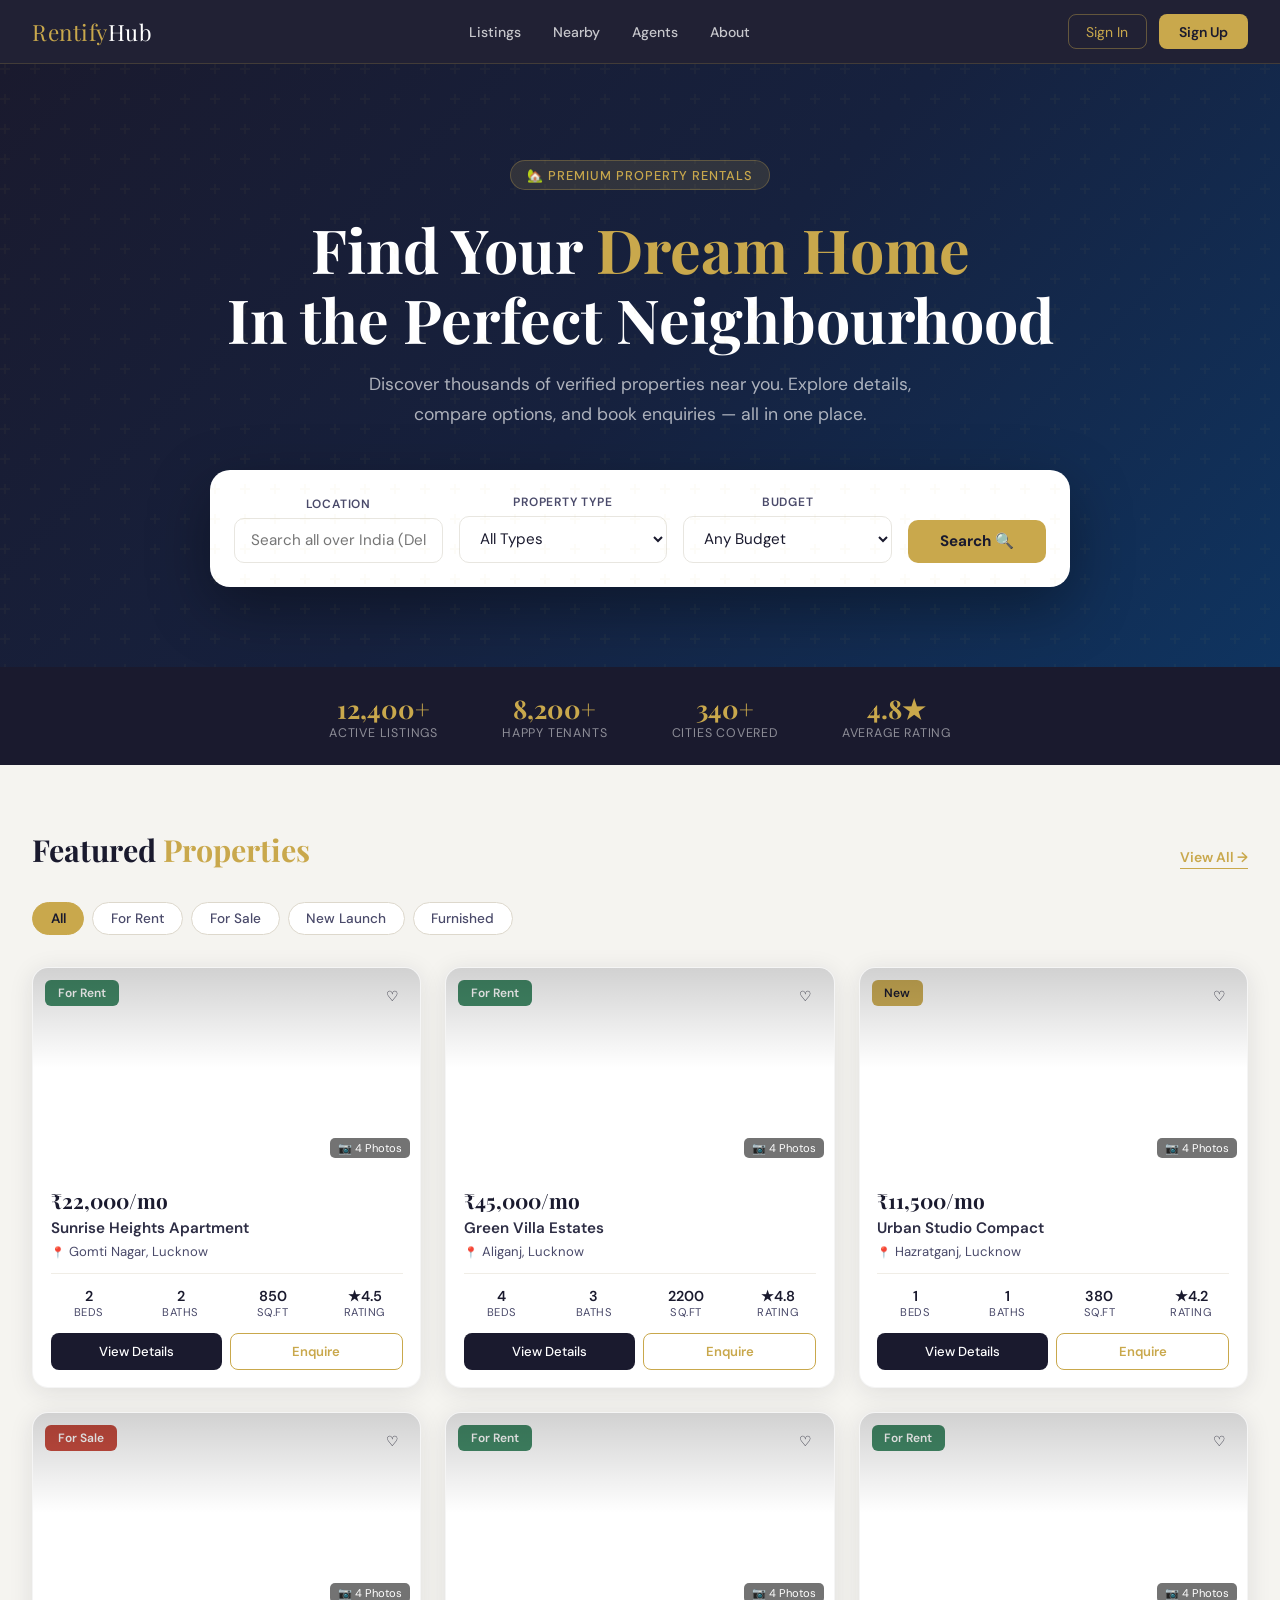
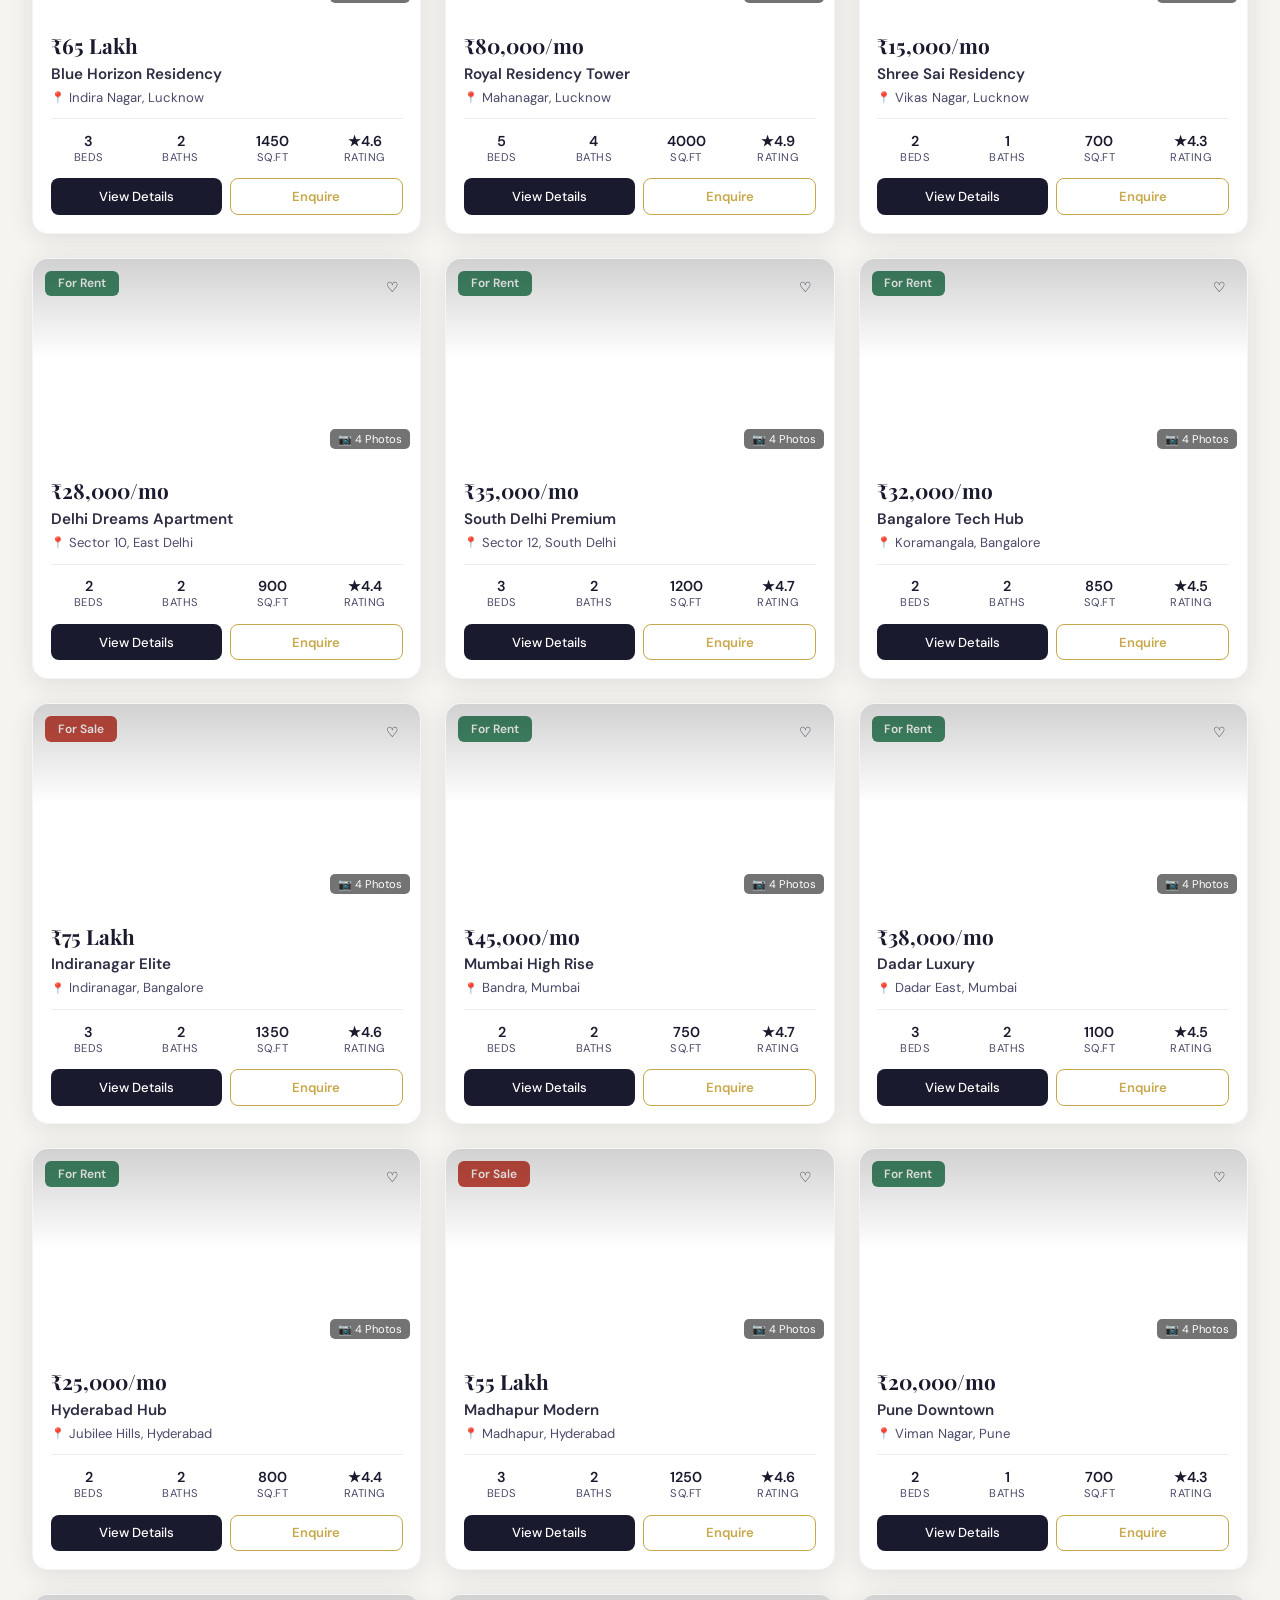
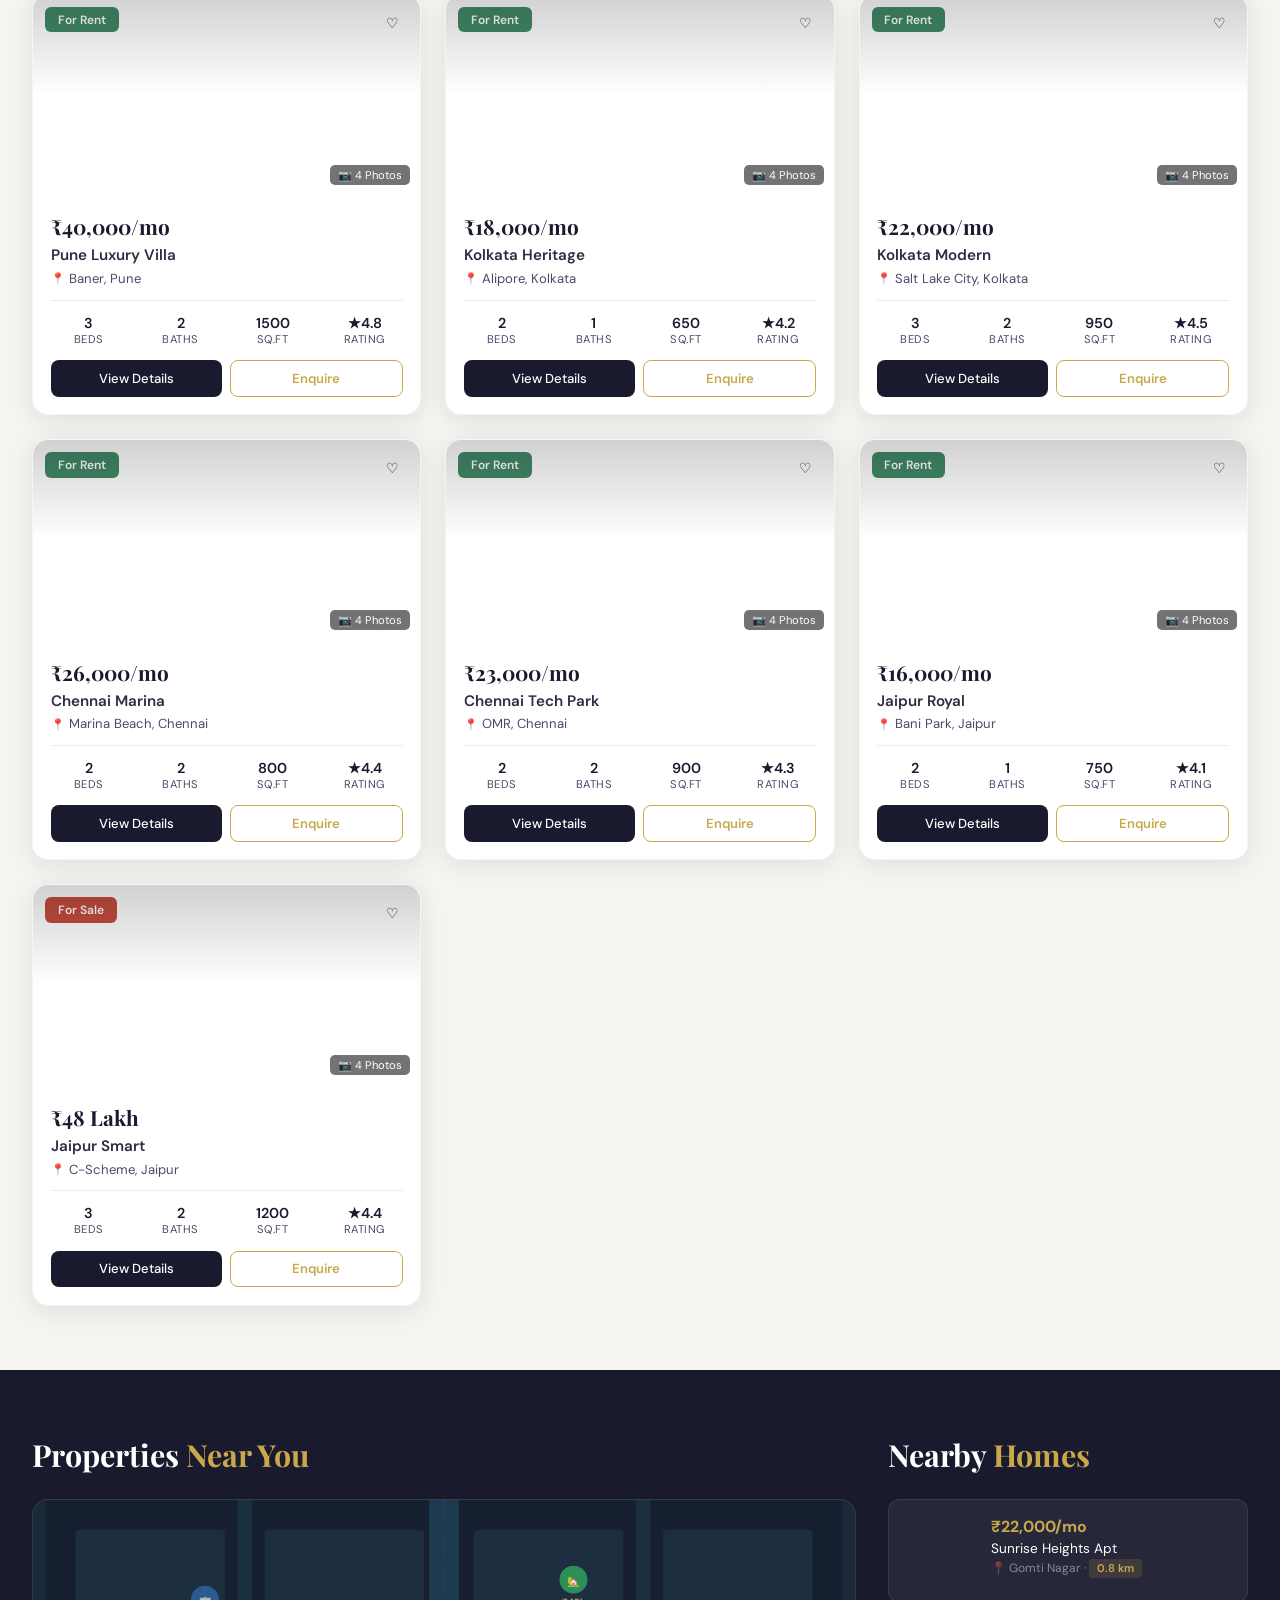
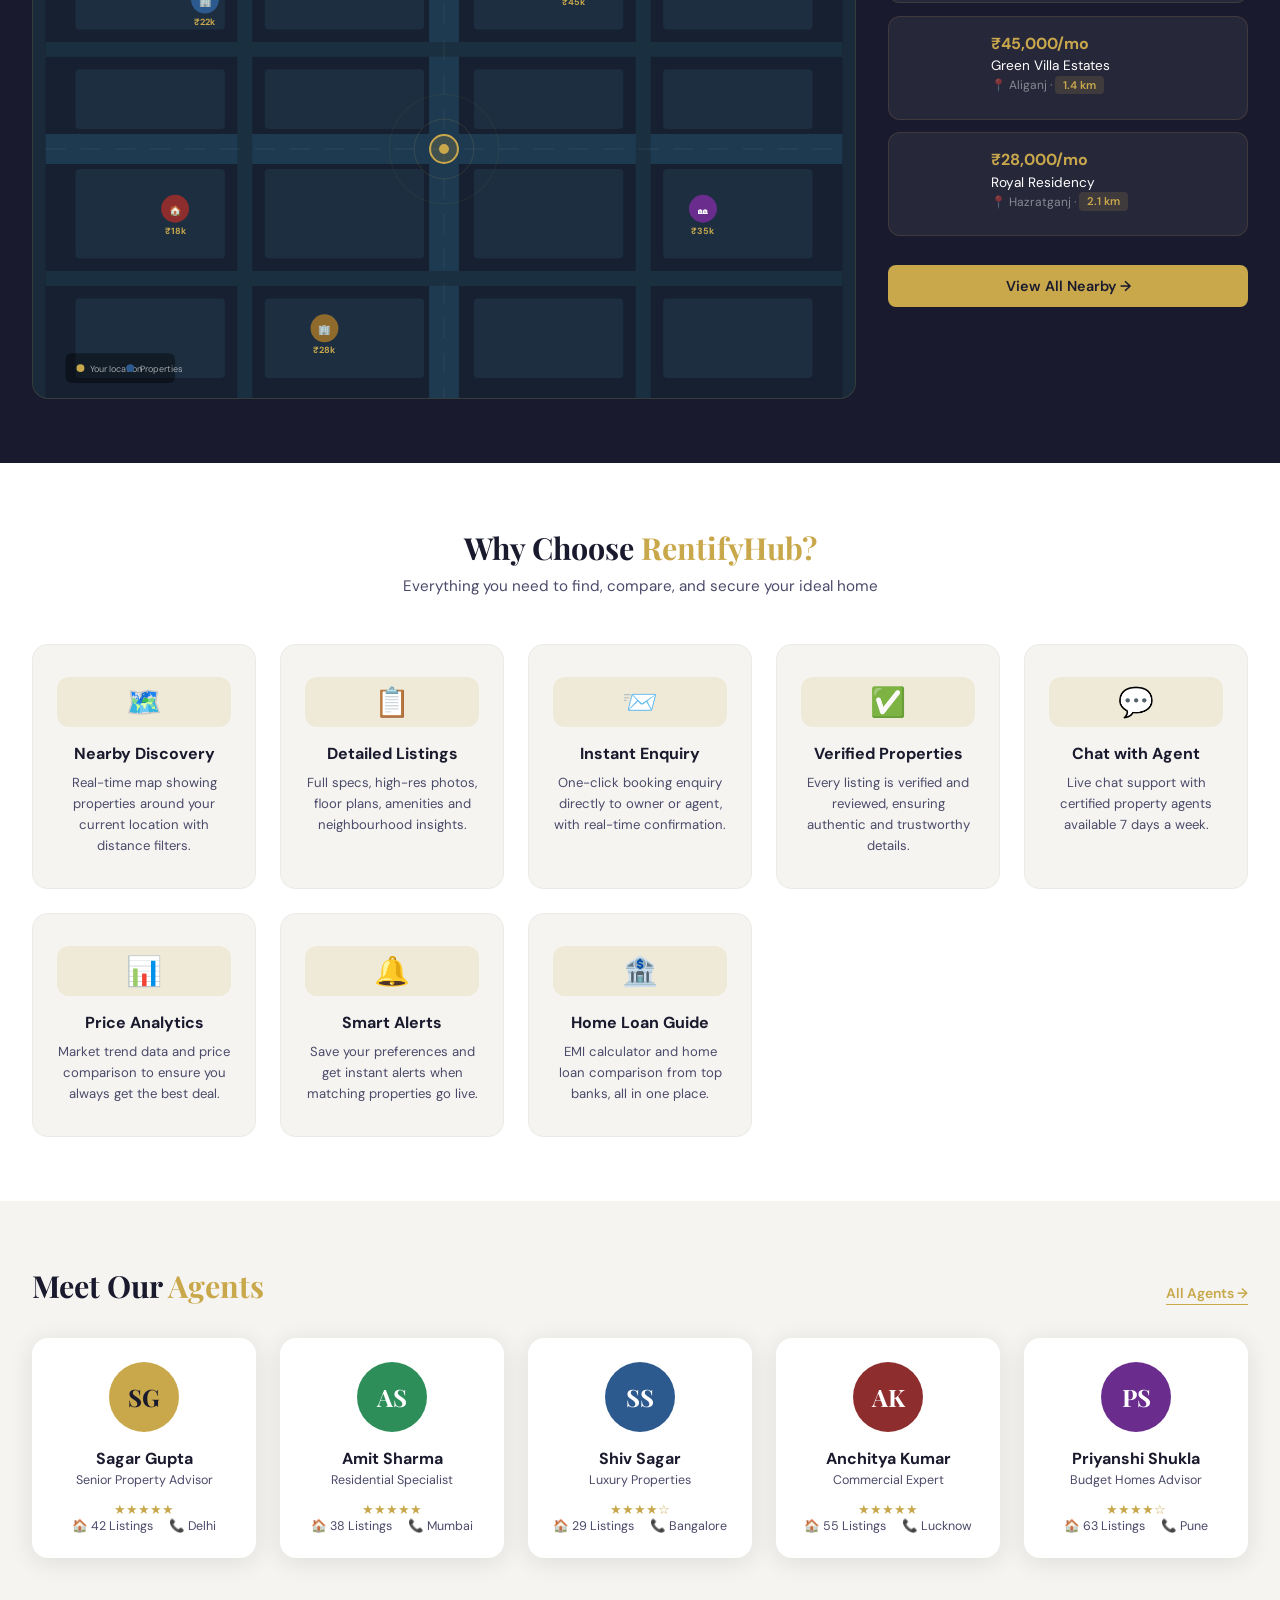
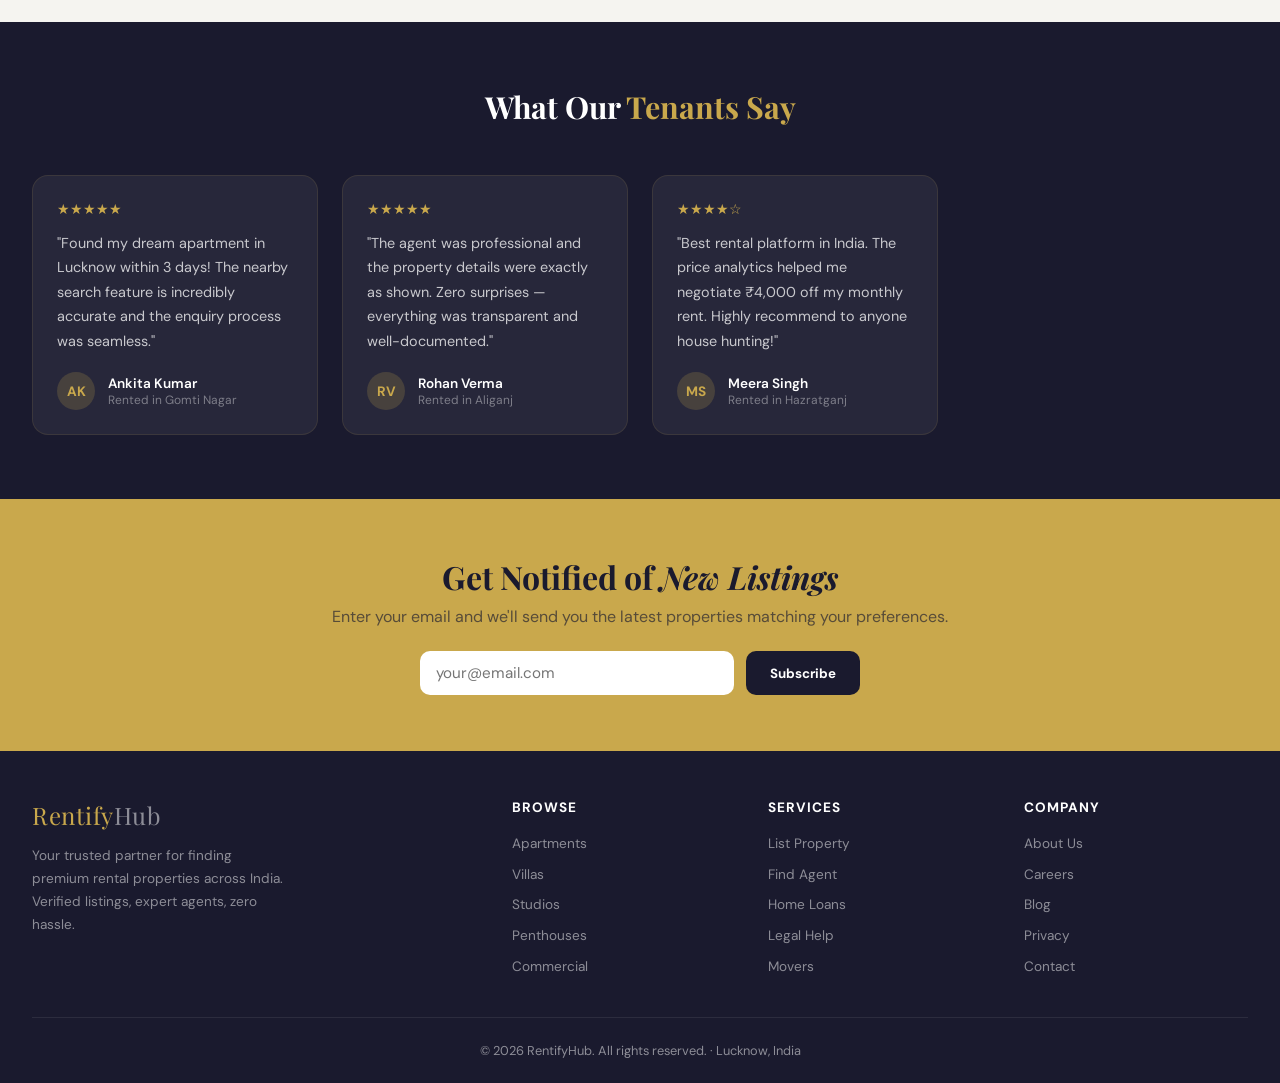
<file: reti/index.html>
<!DOCTYPE html>
<html lang="en">
<head>
<meta charset="UTF-8">
<meta name="viewport" content="width=device-width, initial-scale=1.0">
<title>RentifyHub — Find Your Perfect Home</title>
<link href="https://fonts.googleapis.com/css2?family=Playfair+Display:wght@400;600;700&family=DM+Sans:wght@300;400;500;600&display=swap" rel="stylesheet">
<link rel="stylesheet" href="styles.css">
</head>
<body>

<nav>
  <div class="nav-logo">Rentify<span>Hub</span></div>
  <ul class="nav-links">
    <li><a href="#listings">Listings</a></li>
    <li><a href="#nearby">Nearby</a></li>
    <li><a href="#agents">Agents</a></li>
    <li><a href="#about">About</a></li>
  </ul>
  <div class="nav-cta">
    <button class="btn-ghost" onclick="window.location.href='login.html'">Sign In</button>
    <button class="btn-primary">List Property</button>
  </div>
</nav>

 
<section class="hero">
  <div class="hero-badge">🏡 Premium Property Rentals</div>
  <h1>Find Your <em>Dream Home</em><br>In the Perfect Neighbourhood</h1>
  <p>Discover thousands of verified properties near you. Explore details, compare options, and book enquiries — all in one place.</p>
  <div class="search-box">
    <div class="search-field">
      <label>Location</label>
      <input type="text" placeholder="Search all over India (Delhi, Mumbai, Bangalore, etc.)" id="locInput">
    </div>
    <div class="search-field">
      <label>Property Type</label>
      <select id="typeFilter">
        <option>All Types</option>
        <option>Apartment</option>
        <option>Villa</option>
        <option>Studio</option>
        <option>Penthouse</option>
        <option>Commercial</option>
      </select>
    </div>
    <div class="search-field">
      <label>Budget</label>
      <select id="budgetFilter">
        <option>Any Budget</option>
        <option>Under ₹15,000/mo</option>
        <option>₹15k – ₹30k/mo</option>
        <option>₹30k – ₹60k/mo</option>
        <option>Above ₹60,000/mo</option>
      </select>
    </div>
    <button class="search-btn" onclick="doSearch()">Search 🔍</button>
  </div>
</section>

 
<div class="stats-strip">
  <div class="stat"><div class="stat-num">12,400+</div><div class="stat-label">Active Listings</div></div>
  <div class="stat"><div class="stat-num">8,200+</div><div class="stat-label">Happy Tenants</div></div>
  <div class="stat"><div class="stat-num">340+</div><div class="stat-label">Cities Covered</div></div>
  <div class="stat"><div class="stat-num">4.8★</div><div class="stat-label">Average Rating</div></div>
</div>

 
<div class="section" id="listings">
  <div class="section-header fade-in">
    <h2 class="section-title">Featured <span>Properties</span></h2>
    <a href="#" class="view-all">View All →</a>
  </div>

  <div class="filter-tabs fade-in">
    <button class="tab active" onclick="filterProp(this,'all')">All</button>
    <button class="tab" onclick="filterProp(this,'rent')">For Rent</button>
    <button class="tab" onclick="filterProp(this,'sale')">For Sale</button>
    <button class="tab" onclick="filterProp(this,'new')">New Launch</button>
    <button class="tab" onclick="filterProp(this,'furnished')">Furnished</button>
  </div>

  <div class="property-grid" id="propertyGrid">
   
  </div>
</div>

 
<section class="map-section" id="nearby">
  <div class="map-wrapper">
    <div>
      <h2 class="section-title" style="color:#fff;margin-bottom:1.5rem;">Properties <span>Near You</span></h2>
      <div class="map-container">
        <svg class="map-svg" viewBox="0 0 800 500" xmlns="http://www.w3.org/2000/svg">
      
          <rect width="800" height="500" fill="#162030"/>
          <line x1="0" y1="250" x2="800" y2="250" stroke="#1e3a50" stroke-width="30"/>
          <line x1="400" y1="0" x2="400" y2="500" stroke="#1e3a50" stroke-width="30"/>
          <line x1="0" y1="150" x2="800" y2="150" stroke="#1a3040" stroke-width="15"/>
          <line x1="0" y1="380" x2="800" y2="380" stroke="#1a3040" stroke-width="15"/>
          <line x1="200" y1="0" x2="200" y2="500" stroke="#1a3040" stroke-width="15"/>
          <line x1="600" y1="0" x2="600" y2="500" stroke="#1a3040" stroke-width="15"/>
       
          <line x1="0" y1="250" x2="800" y2="250" stroke="rgba(255,255,255,0.08)" stroke-width="1" stroke-dasharray="20,15"/>
          <line x1="400" y1="0" x2="400" y2="500" stroke="rgba(255,255,255,0.08)" stroke-width="1" stroke-dasharray="20,15"/>
        
          <rect x="30" y="30" width="150" height="100" rx="4" fill="#1c2e40"/>
          <rect x="220" y="30" width="160" height="100" rx="4" fill="#1c2e40"/>
          <rect x="430" y="30" width="150" height="100" rx="4" fill="#1c2e40"/>
          <rect x="620" y="30" width="150" height="100" rx="4" fill="#1c2e40"/>
          <rect x="30" y="170" width="150" height="60" rx="4" fill="#1c2e40"/>
          <rect x="220" y="170" width="160" height="60" rx="4" fill="#1c2e40"/>
          <rect x="430" y="170" width="150" height="60" rx="4" fill="#1c2e40"/>
          <rect x="620" y="170" width="150" height="60" rx="4" fill="#1c2e40"/>
          <rect x="30" y="270" width="150" height="90" rx="4" fill="#1c2e40"/>
          <rect x="220" y="270" width="160" height="90" rx="4" fill="#1c2e40"/>
          <rect x="430" y="270" width="150" height="90" rx="4" fill="#1c2e40"/>
          <rect x="620" y="270" width="150" height="90" rx="4" fill="#1c2e40"/>
          <rect x="30" y="400" width="150" height="80" rx="4" fill="#1c2e40"/>
          <rect x="220" y="400" width="160" height="80" rx="4" fill="#1c2e40"/>
          <rect x="430" y="400" width="150" height="80" rx="4" fill="#1c2e40"/>
          <rect x="620" y="400" width="150" height="80" rx="4" fill="#1c2e40"/>
         
          <circle cx="400" cy="250" r="14" fill="rgba(201,168,76,0.2)" stroke="#C9A84C" stroke-width="2"/>
          <circle cx="400" cy="250" r="5" fill="#C9A84C"/>
          <circle cx="400" cy="250" r="30" fill="none" stroke="rgba(201,168,76,0.15)" stroke-width="1"/>
          <circle cx="400" cy="250" r="55" fill="none" stroke="rgba(201,168,76,0.08)" stroke-width="1"/>
         
          <g class="map-pin" onclick="showPinInfo(1)">
            <circle cx="160" cy="100" r="14" fill="#2d5a8e"/>
            <text x="160" y="105" text-anchor="middle" fill="white" font-size="10" font-family="DM Sans">🏢</text>
            <text x="160" y="125" text-anchor="middle" fill="#C9A84C" font-size="9" font-family="DM Sans" font-weight="bold">₹22k</text>
          </g>
          <g class="map-pin" onclick="showPinInfo(2)">
            <circle cx="530" cy="80" r="14" fill="#2d8e5a"/>
            <text x="530" y="85" text-anchor="middle" fill="white" font-size="10" font-family="DM Sans">🏡</text>
            <text x="530" y="105" text-anchor="middle" fill="#C9A84C" font-size="9" font-family="DM Sans" font-weight="bold">₹45k</text>
          </g>
          <g class="map-pin" onclick="showPinInfo(3)">
            <circle cx="130" cy="310" r="14" fill="#8e2d2d"/>
            <text x="130" y="315" text-anchor="middle" fill="white" font-size="10" font-family="DM Sans">🏠</text>
            <text x="130" y="335" text-anchor="middle" fill="#C9A84C" font-size="9" font-family="DM Sans" font-weight="bold">₹18k</text>
          </g>
          <g class="map-pin" onclick="showPinInfo(4)">
            <circle cx="660" cy="310" r="14" fill="#6a2d8e"/>
            <text x="660" y="315" text-anchor="middle" fill="white" font-size="10" font-family="DM Sans">🏘</text>
            <text x="660" y="335" text-anchor="middle" fill="#C9A84C" font-size="9" font-family="DM Sans" font-weight="bold">₹35k</text>
          </g>
          <g class="map-pin" onclick="showPinInfo(5)">
            <circle cx="280" cy="430" r="14" fill="#8e6a2d"/>
            <text x="280" y="435" text-anchor="middle" fill="white" font-size="10" font-family="DM Sans">🏢</text>
            <text x="280" y="455" text-anchor="middle" fill="#C9A84C" font-size="9" font-family="DM Sans" font-weight="bold">₹28k</text>
          </g>
         
          <rect x="20" y="455" width="110" height="30" rx="6" fill="rgba(0,0,0,0.4)"/>
          <circle cx="35" cy="470" r="4" fill="#C9A84C"/>
          <text x="45" y="474" fill="rgba(255,255,255,0.6)" font-size="9" font-family="DM Sans">Your location</text>
          <circle cx="85" cy="470" r="4" fill="#2d5a8e"/>
          <text x="95" y="474" fill="rgba(255,255,255,0.6)" font-size="9" font-family="DM Sans">Properties</text>
        </svg>
      </div>
    </div>
    <div class="map-sidebar" id="nearby">
      <h2 class="section-title" style="color:#fff;">Nearby <span>Homes</span></h2>
      <div class="nearby-card" onclick="openModal(0)">
        <div class="nearby-thumb t1"></div>
        <div class="nearby-info">
          <div class="price">₹22,000/mo</div>
          <div class="name">Sunrise Heights Apt</div>
          <div class="dist">📍 Gomti Nagar · <span class="dist-badge">0.8 km</span></div>
        </div>
      </div>
      <div class="nearby-card" onclick="openModal(1)">
        <div class="nearby-thumb t2"></div>
        <div class="nearby-info">
          <div class="price">₹45,000/mo</div>
          <div class="name">Green Villa Estates</div>
          <div class="dist">📍 Aliganj · <span class="dist-badge">1.4 km</span></div>
        </div>
      </div>
      <div class="nearby-card" onclick="openModal(2)">
        <div class="nearby-thumb t3"></div>
        <div class="nearby-info">
          <div class="price">₹28,000/mo</div>
          <div class="name">Royal Residency</div>
          <div class="dist">📍 Hazratganj · <span class="dist-badge">2.1 km</span></div>
        </div>
      </div>
      <button class="btn-primary" style="width:100%;padding:0.75rem;margin-top:1rem;font-size:0.9rem;" onclick="doSearch()">View All Nearby →</button>
    </div>
  </div>
</section>

 
<section class="features-section" id="about">
  <div style="max-width:1280px;margin:0 auto;">
    <div style="text-align:center;margin-bottom:3rem;">
      <h2 class="section-title fade-in">Why Choose <span>RentifyHub?</span></h2>
      <p style="color:var(--slate);max-width:500px;margin:0.5rem auto 0;font-size:0.95rem;">Everything you need to find, compare, and secure your ideal home</p>
    </div>
    <div class="features-grid">
      <div class="feature-card fade-in"><div class="feature-icon">🗺️</div><div class="feature-title">Nearby Discovery</div><div class="feature-desc">Real-time map showing properties around your current location with distance filters.</div></div>
      <div class="feature-card fade-in"><div class="feature-icon">📋</div><div class="feature-title">Detailed Listings</div><div class="feature-desc">Full specs, high-res photos, floor plans, amenities and neighbourhood insights.</div></div>
      <div class="feature-card fade-in"><div class="feature-icon">📨</div><div class="feature-title">Instant Enquiry</div><div class="feature-desc">One-click booking enquiry directly to owner or agent, with real-time confirmation.</div></div>
      <div class="feature-card fade-in"><div class="feature-icon">✅</div><div class="feature-title">Verified Properties</div><div class="feature-desc">Every listing is verified and reviewed, ensuring authentic and trustworthy details.</div></div>
      <div class="feature-card fade-in"><div class="feature-icon">💬</div><div class="feature-title">Chat with Agent</div><div class="feature-desc">Live chat support with certified property agents available 7 days a week.</div></div>
      <div class="feature-card fade-in"><div class="feature-icon">📊</div><div class="feature-title">Price Analytics</div><div class="feature-desc">Market trend data and price comparison to ensure you always get the best deal.</div></div>
      <div class="feature-card fade-in"><div class="feature-icon">🔔</div><div class="feature-title">Smart Alerts</div><div class="feature-desc">Save your preferences and get instant alerts when matching properties go live.</div></div>
      <div class="feature-card fade-in"><div class="feature-icon">🏦</div><div class="feature-title">Home Loan Guide</div><div class="feature-desc">EMI calculator and home loan comparison from top banks, all in one place.</div></div>
    </div>
  </div>
</section>
 
<section class="agents-section" id="agents">
  <div class="section-header fade-in" style="max-width:1280px;margin:0 auto 2rem;">
    <h2 class="section-title">Meet Our <span>Agents</span></h2>
    <a href="#" class="view-all">All Agents →</a>
  </div>
  <div class="agents-grid">
    <div class="agent-card fade-in">
      <div class="agent-avatar">SG</div>
      <div class="agent-name">Sagar Gupta</div>
      <div class="agent-role">Senior Property Advisor</div>
      <div class="stars">★★★★★</div>
      <div class="agent-stats"><span>🏠 42 Listings</span><span>📞 Delhi</span></div>
    </div>
    <div class="agent-card fade-in">
      <div class="agent-avatar" style="background:#2d8e5a;color:#fff;">AS</div>
      <div class="agent-name">Amit Sharma</div>
      <div class="agent-role">Residential Specialist</div>
      <div class="stars">★★★★★</div>
      <div class="agent-stats"><span>🏠 38 Listings</span><span>📞 Mumbai</span></div>
    </div>
    <div class="agent-card fade-in">
      <div class="agent-avatar" style="background:#2d5a8e;color:#fff;">SS</div>
      <div class="agent-name">Shiv Sagar </div>
      <div class="agent-role">Luxury Properties</div>
      <div class="stars">★★★★☆</div>
      <div class="agent-stats"><span>🏠 29 Listings</span><span>📞 Bangalore</span></div>
    </div>
    <div class="agent-card fade-in">
      <div class="agent-avatar" style="background:#8e2d2d;color:#fff;">AK</div>
      <div class="agent-name">Anchitya Kumar</div>
      <div class="agent-role">Commercial Expert</div>
      <div class="stars">★★★★★</div>
      <div class="agent-stats"><span>🏠 55 Listings</span><span>📞 Lucknow</span></div>
    </div>
    <div class="agent-card fade-in">
      <div class="agent-avatar" style="background:#6a2d8e;color:#fff;">PS</div>
      <div class="agent-name">Priyanshi Shukla</div>
      <div class="agent-role">Budget Homes Advisor</div>
      <div class="stars">★★★★☆</div>
      <div class="agent-stats"><span>🏠 63 Listings</span><span>📞 Pune</span></div>
    </div>
  </div>
</section>

 
<section class="testimonials">
  <div style="max-width:1280px;margin:0 auto;">
    <div style="text-align:center;margin-bottom:3rem;">
      <h2 class="section-title fade-in" style="color:#fff;">What Our <span>Tenants Say</span></h2>
    </div>
    <div class="testi-grid">
      <div class="testi-card fade-in">
        <div class="testi-stars">★★★★★</div>
        <p class="testi-text">"Found my dream apartment in Lucknow within 3 days! The nearby search feature is incredibly accurate and the enquiry process was seamless."</p>
        <div class="testi-author"><div class="testi-avatar">AK</div><div><div class="testi-name">Ankita Kumar</div><div class="testi-sub">Rented in Gomti Nagar</div></div></div>
      </div>
      <div class="testi-card fade-in">
        <div class="testi-stars">★★★★★</div>
        <p class="testi-text">"The agent was professional and the property details were exactly as shown. Zero surprises — everything was transparent and well-documented."</p>
        <div class="testi-author"><div class="testi-avatar">RV</div><div><div class="testi-name">Rohan Verma</div><div class="testi-sub">Rented in Aliganj</div></div></div>
      </div>
      <div class="testi-card fade-in">
        <div class="testi-stars">★★★★☆</div>
        <p class="testi-text">"Best rental platform in India. The price analytics helped me negotiate ₹4,000 off my monthly rent. Highly recommend to anyone house hunting!"</p>
        <div class="testi-author"><div class="testi-avatar">MS</div><div><div class="testi-name">Meera Singh</div><div class="testi-sub">Rented in Hazratganj</div></div></div>
      </div>
    </div>
  </div>
</section>

 
<section class="newsletter">
  <h2>Get Notified of <em>New Listings</em></h2>
  <p>Enter your email and we'll send you the latest properties matching your preferences.</p>
  <div class="newsletter-form">
    <input type="email" placeholder="your@email.com" id="nlEmail">
    <button onclick="subscribeNewsletter()">Subscribe</button>
  </div>
</section>

 
<footer>
  <div class="footer-grid">
    <div class="footer-brand">
      <div class="nav-logo">Rentify<span style="color:rgba(255,255,255,0.5)">Hub</span></div>
      <p class="footer-desc">Your trusted partner for finding premium rental properties across India. Verified listings, expert agents, zero hassle.</p>
    </div>
    <div class="footer-col">
      <h5>Browse</h5>
      <ul>
        <li><a href="#">Apartments</a></li>
        <li><a href="#">Villas</a></li>
        <li><a href="#">Studios</a></li>
        <li><a href="#">Penthouses</a></li>
        <li><a href="#">Commercial</a></li>
      </ul>
    </div>
    <div class="footer-col">
      <h5>Services</h5>
      <ul>
        <li><a href="#">List Property</a></li>
        <li><a href="#">Find Agent</a></li>
        <li><a href="#">Home Loans</a></li>
        <li><a href="#">Legal Help</a></li>
        <li><a href="#">Movers</a></li>
      </ul>
    </div>
    <div class="footer-col">
      <h5>Company</h5>
      <ul>
        <li><a href="#">About Us</a></li>
        <li><a href="#">Careers</a></li>
        <li><a href="#">Blog</a></li>
        <li><a href="#">Privacy</a></li>
        <li><a href="#">Contact</a></li>
      </ul>
    </div>
  </div>
  <div class="footer-bottom">© 2026 RentifyHub. All rights reserved. · Lucknow, India</div>
</footer>
 
<div class="modal-overlay" id="modalOverlay" onclick="closeModalOutside(event)">
  <div class="modal" id="modalBox">
    <div class="modal-header">
      <div class="modal-title" id="modalTitle">Property Details</div>
      <button class="modal-close" onclick="closeModal()">✕</button>
    </div>
    <div class="modal-body" id="modalBody"></div>
  </div>
</div>

 
<div class="toast" id="toast">✓ Enquiry submitted successfully!</div>

<script src="nav.js"></script>
<script src="script.js"></script>
</body>
</html>
</file>
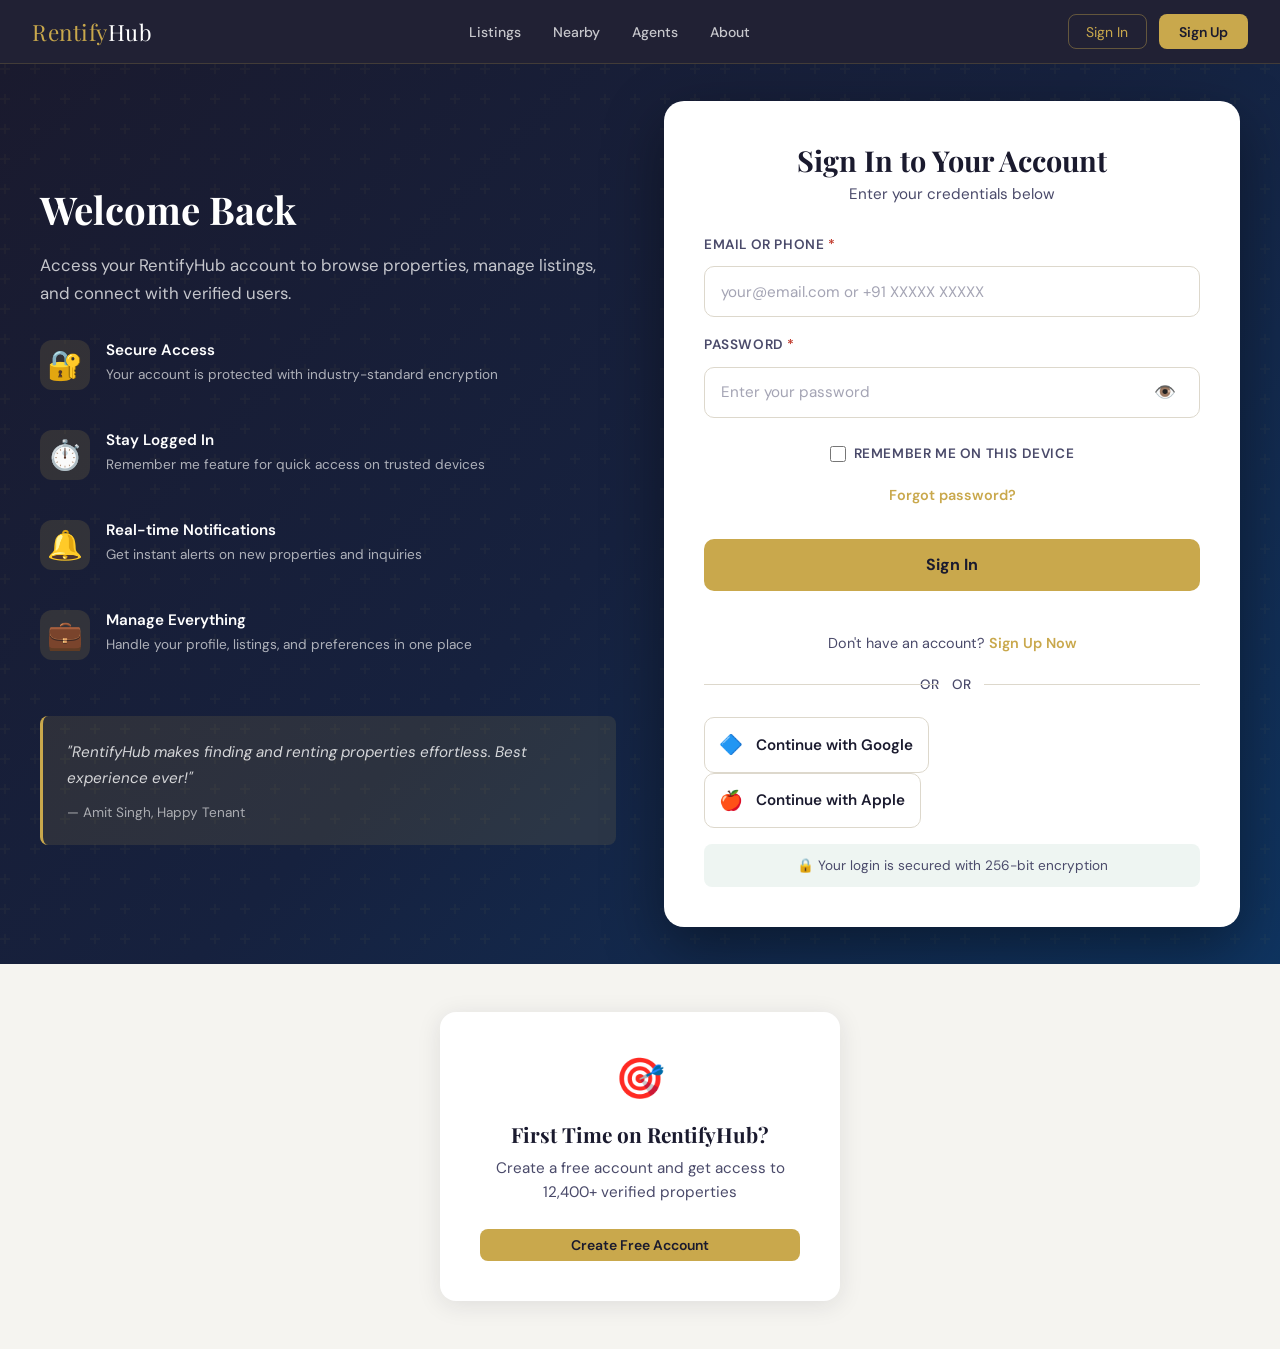
<file: reti/login.html>
<!DOCTYPE html>
<html lang="en">
<head>
<meta charset="UTF-8">
<meta name="viewport" content="width=device-width, initial-scale=1.0">
<title>Sign In — RentifyHub</title>
<link href="https://fonts.googleapis.com/css2?family=Playfair+Display:wght@400;600;700&family=DM+Sans:wght@300;400;500;600&display=swap" rel="stylesheet">
<link rel="stylesheet" href="styles.css">
</head>
<body>

 
<nav>
  <div class="nav-logo">Rentify<span>Hub</span></div>
  <ul class="nav-links">
    <li><a href="index.html#listings">Listings</a></li>
    <li><a href="index.html#nearby">Nearby</a></li>
    <li><a href="index.html#agents">Agents</a></li>
    <li><a href="index.html#about">About</a></li>
  </ul>
  <div class="nav-cta">
    <button class="btn-ghost" onclick="window.location.href='index.html'">Home</button>
    <button class="btn-primary" onclick="window.location.href='signup.html'">Sign Up</button>
  </div>
</nav>

 
<section class="login-section">
  <div class="login-container">
    
    <div class="login-info">
      <div class="info-content">
        <h2>Welcome Back</h2>
        <p>Access your RentifyHub account to browse properties, manage listings, and connect with verified users.</p>
        
        <div class="login-features">
          <div class="feature-item">
            <div class="feature-icon">🔐</div>
            <div>
              <h4>Secure Access</h4>
              <p>Your account is protected with industry-standard encryption</p>
            </div>
          </div>
          <div class="feature-item">
            <div class="feature-icon">⏱️</div>
            <div>
              <h4>Stay Logged In</h4>
              <p>Remember me feature for quick access on trusted devices</p>
            </div>
          </div>
          <div class="feature-item">
            <div class="feature-icon">🔔</div>
            <div>
              <h4>Real-time Notifications</h4>
              <p>Get instant alerts on new properties and inquiries</p>
            </div>
          </div>
          <div class="feature-item">
            <div class="feature-icon">💼</div>
            <div>
              <h4>Manage Everything</h4>
              <p>Handle your profile, listings, and preferences in one place</p>
            </div>
          </div>
        </div>

        <div class="login-quote">
          <p><em>"RentifyHub makes finding and renting properties effortless. Best experience ever!"</em></p>
          <p class="quote-author">— Amit Singh, Happy Tenant</p>
        </div>
      </div>
    </div>

    
    <div class="login-form-wrapper">
      <div class="form-header">
        <h3>Sign In to Your Account</h3>
        <p>Enter your credentials below</p>
      </div>

      <form class="login-form" id="loginForm">
        <div class="form-group">
          <label for="email">Email or Phone <span class="required">*</span></label>
          <input type="text" id="email" name="email" placeholder="your@email.com or +91 XXXXX XXXXX" required>
          <span class="error-msg" id="error-email"></span>
        </div>

        <div class="form-group">
          <label for="password">Password <span class="required">*</span></label>
          <div class="password-field">
            <input type="password" id="password" name="password" placeholder="Enter your password" required>
            <button type="button" class="toggle-password" onclick="toggleLoginPassword()">👁️</button>
          </div>
          <span class="error-msg" id="error-password"></span>
        </div>

        <div class="form-group remember-forgot">
          <label class="remember-me">
            <input type="checkbox" id="remember" name="remember">
            <span>Remember me on this device</span>
          </label>
          <a href="#" class="forgot-link">Forgot password?</a>
        </div>

        <button type="submit" class="btn-login">Sign In</button>

        <div class="login-footer">
          <p>Don't have an account? <a href="signup.html" class="link-gold">Sign Up Now</a></p>
        </div>
      </form>

      <div class="divider">OR</div>

      <div class="social-login">
        <button type="button" class="social-btn google">
          <span>🔷</span> Continue with Google
        </button>
        <button type="button" class="social-btn apple">
          <span>🍎</span> Continue with Apple
        </button>
      </div>

      <div class="security-info">
        <p>🔒 Your login is secured with 256-bit encryption</p>
      </div>
    </div>
  </div>
</section>

 
<section class="login-promo">
  <div class="promo-card">
    <div class="promo-icon">🎯</div>
    <h4>First Time on RentifyHub?</h4>
    <p>Create a free account and get access to 12,400+ verified properties</p>
    <button class="btn-primary" onclick="window.location.href='signup.html'">Create Free Account</button>
  </div>
</section>

<script src="nav.js"></script>
<script src="login.js"></script>

</body>
</html>
</file>
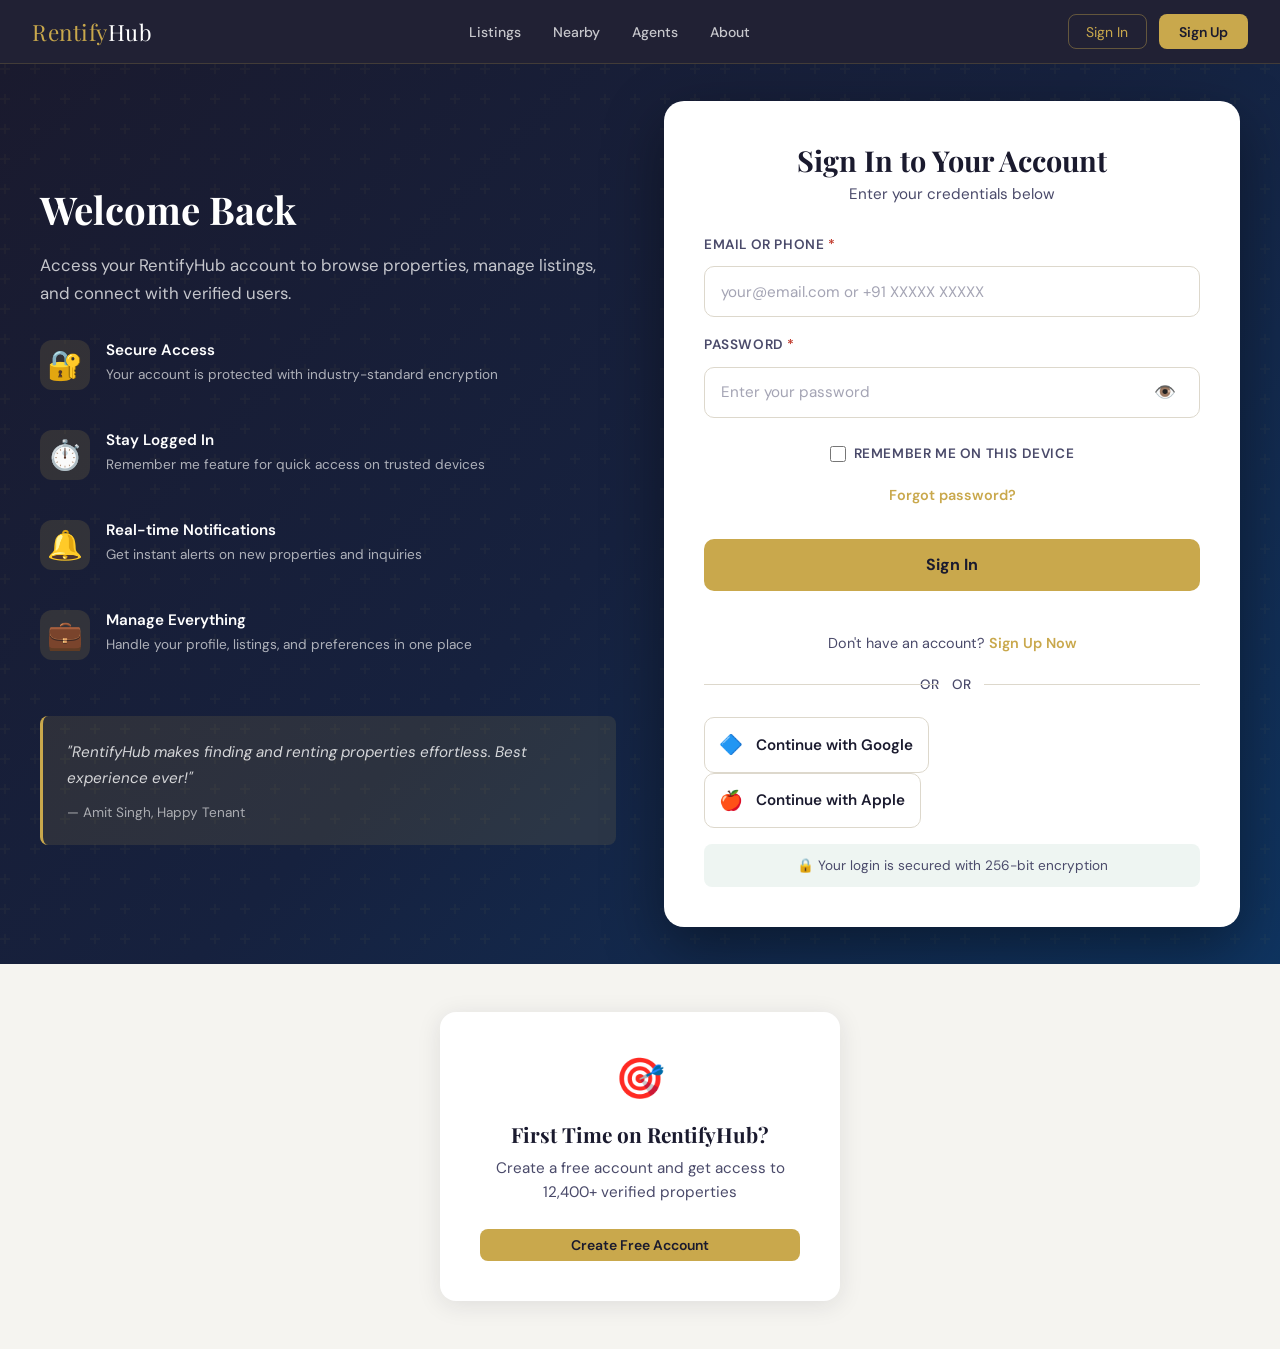
<file: reti/profile.html>
<!DOCTYPE html>
<html lang="en">
<head>
<meta charset="UTF-8">
<meta name="viewport" content="width=device-width, initial-scale=1.0">
<title>My Profile — RentifyHub</title>
<link href="https://fonts.googleapis.com/css2?family=Playfair+Display:wght@400;600;700&family=DM+Sans:wght@300;400;500;600&display=swap" rel="stylesheet">
<link rel="stylesheet" href="styles.css">
</head>
<body>

 
<nav>
  <div class="nav-logo">Rentify<span>Hub</span></div>
  <ul class="nav-links">
    <li><a href="index.html#listings">Listings</a></li>
    <li><a href="index.html#nearby">Nearby</a></li>
    <li><a href="index.html#agents">Agents</a></li>
    <li><a href="index.html#about">About</a></li>
  </ul>
  <div class="nav-cta" id="navCta">
    
  </div>
</nav>

 
<section class="profile-section">
  <div class="profile-container">
     
    <div class="profile-sidebar">
      <div class="profile-menu">
        <button class="menu-item active" onclick="switchTab('overview')">
          <span class="menu-icon">👤</span> Profile Overview
        </button>
        <button class="menu-item" onclick="switchTab('edit')">
          <span class="menu-icon">✏️</span> Edit Profile
        </button>
        <button class="menu-item" onclick="switchTab('saved')">
          <span class="menu-icon">❤️</span> Saved Properties
        </button>
        <button class="menu-item" onclick="switchTab('inquiries')">
          <span class="menu-icon">📝</span> My Inquiries
        </button>
        <button class="menu-item" onclick="switchTab('listings')">
          <span class="menu-icon">🏠</span> My Listings
        </button>
        <button class="menu-item" onclick="switchTab('settings')">
          <span class="menu-icon">⚙️</span> Settings
        </button>
        <button class="menu-item logout" onclick="logout()">
          <span class="menu-icon">🚪</span> Logout
        </button>
      </div>
    </div>
 
    <div class="profile-content">

      
      <div class="tab-content active" id="overview">
        <div class="profile-header">
          <h2>Profile Overview</h2>
        </div>

        <div class="profile-card">
          <div class="profile-top">
            <div class="avatar-section">
              <div class="avatar" id="userAvatar">
                <span id="avatarInitial">A</span>
              </div>
              <button class="btn-change-avatar" onclick="changeAvatar()">Change Photo</button>
            </div>
            <div class="profile-basic">
              <h3 id="displayName">User Name</h3>
              <p class="user-type" id="userType">Renter</p>
              <p class="user-city" id="userCity">📍 City</p>
              <p class="join-date" id="joinDate">Member since</p>
            </div>
          </div>

          <div class="profile-stats">
            <div class="stat">
              <span class="stat-value">0</span>
              <span class="stat-label">Saved Properties</span>
            </div>
            <div class="stat">
              <span class="stat-value">0</span>
              <span class="stat-label">Active Inquiries</span>
            </div>
            <div class="stat">
              <span class="stat-value">4.8★</span>
              <span class="stat-label">Rating</span>
            </div>
          </div>

          <div class="profile-details">
            <h4>Contact Information</h4>
            <div class="detail-row">
              <span class="label">Email:</span>
              <span class="value" id="displayEmail">email@example.com</span>
            </div>
            <div class="detail-row">
              <span class="label">Phone:</span>
              <span class="value" id="displayPhone">+91 XXXXX XXXXX</span>
            </div>
            <div class="detail-row">
              <span class="label">Member Since:</span>
              <span class="value" id="joinDateFull">-</span>
            </div>
          </div>

          <button class="btn-edit-profile" onclick="switchTab('edit')">Edit Profile</button>
        </div>
      </div>

     
      <div class="tab-content" id="edit">
        <div class="profile-header">
          <h2>Edit Profile</h2>
        </div>

        <form class="profile-form" id="editProfileForm">
          <div class="form-group">
            <label for="edit-name">Full Name <span class="required">*</span></label>
            <input type="text" id="edit-name" name="name" placeholder="Your full name" required>
            <span class="error-msg" id="error-name"></span>
          </div>

          <div class="form-row">
            <div class="form-group">
              <label for="edit-email">Email <span class="required">*</span></label>
              <input type="email" id="edit-email" name="email" placeholder="your@email.com" required>
              <span class="error-msg" id="error-email"></span>
            </div>

            <div class="form-group">
              <label for="edit-phone">Phone <span class="required">*</span></label>
              <input type="tel" id="edit-phone" name="phone" placeholder="+91 XXXXX XXXXX" required>
              <span class="error-msg" id="error-phone"></span>
            </div>
          </div>

          <div class="form-row">
            <div class="form-group">
              <label for="edit-usertype">I am a <span class="required">*</span></label>
              <select id="edit-usertype" name="usertype" required>
                <option value="">Select type</option>
                <option value="renter">Renter</option>
                <option value="owner">Property Owner</option>
                <option value="agent">Real Estate Agent</option>
              </select>
              <span class="error-msg" id="error-usertype"></span>
            </div>

            <div class="form-group">
              <label for="edit-city">City <span class="required">*</span></label>
              <input type="text" id="edit-city" name="city" placeholder="Your city" required>
              <span class="error-msg" id="error-city"></span>
            </div>
          </div>

          <div class="form-group">
            <label for="edit-bio">Bio (Optional)</label>
            <textarea id="edit-bio" name="bio" placeholder="Tell us about yourself..." rows="4"></textarea>
          </div>

          <div class="form-actions">
            <button type="submit" class="btn-save">Save Changes</button>
            <button type="button" class="btn-cancel" onclick="switchTab('overview')">Cancel</button>
          </div>
        </form>
      </div>

     
      <div class="tab-content" id="saved">
        <div class="profile-header">
          <h2>Saved Properties</h2>
        </div>
        <div class="empty-state">
          <p class="empty-icon">❤️</p>
          <h4>No Saved Properties</h4>
          <p>Start exploring and save your favorite properties to view them later.</p>
          <button class="btn-primary" onclick="window.location.href='index.html'">Browse Properties</button>
        </div>
      </div>

     
      <div class="tab-content" id="inquiries">
        <div class="profile-header">
          <h2>My Inquiries</h2>
        </div>
        <div class="empty-state">
          <p class="empty-icon">📝</p>
          <h4>No Active Inquiries</h4>
          <p>You haven't sent any inquiries yet. Browse properties and reach out to landlords.</p>
          <button class="btn-primary" onclick="window.location.href='index.html'">Find Properties</button>
        </div>
      </div>

    
      <div class="tab-content" id="listings">
        <div class="profile-header">
          <h2>My Listings</h2>
        </div>
        <div class="empty-state">
          <p class="empty-icon">🏠</p>
          <h4>No Active Listings</h4>
          <p>List your property to reach thousands of prospective tenants.</p>
          <button class="btn-primary">List a Property</button>
        </div>
      </div>

  
      <div class="tab-content" id="settings">
        <div class="profile-header">
          <h2>Settings</h2>
        </div>

        <div class="settings-card">
          <h4>Notifications</h4>
          <div class="setting-item">
            <div class="setting-label">
              <span class="label">Email Notifications</span>
              <p>Receive updates about new properties and inquiries</p>
            </div>
            <label class="toggle-switch">
              <input type="checkbox" checked>
              <span class="slider"></span>
            </label>
          </div>
          <div class="setting-item">
            <div class="setting-label">
              <span class="label">SMS Notifications</span>
              <p>Get alerts via SMS for important updates</p>
            </div>
            <label class="toggle-switch">
              <input type="checkbox" checked>
              <span class="slider"></span>
            </label>
          </div>
        </div>

        <div class="settings-card">
          <h4>Privacy & Security</h4>
          <div class="setting-item">
            <div class="setting-label">
              <span class="label">Change Password</span>
              <p>Update your account password</p>
            </div>
            <button class="btn-change-password">Change</button>
          </div>
          <div class="setting-item">
            <div class="setting-label">
              <span class="label">Two-Factor Authentication</span>
              <p>Add an extra layer of security to your account</p>
            </div>
            <button class="btn-enable-2fa">Enable</button>
          </div>
        </div>
      </div>

    </div>
  </div>
</section>

<script src="profile.js"></script>

</body>
</html>
</file>
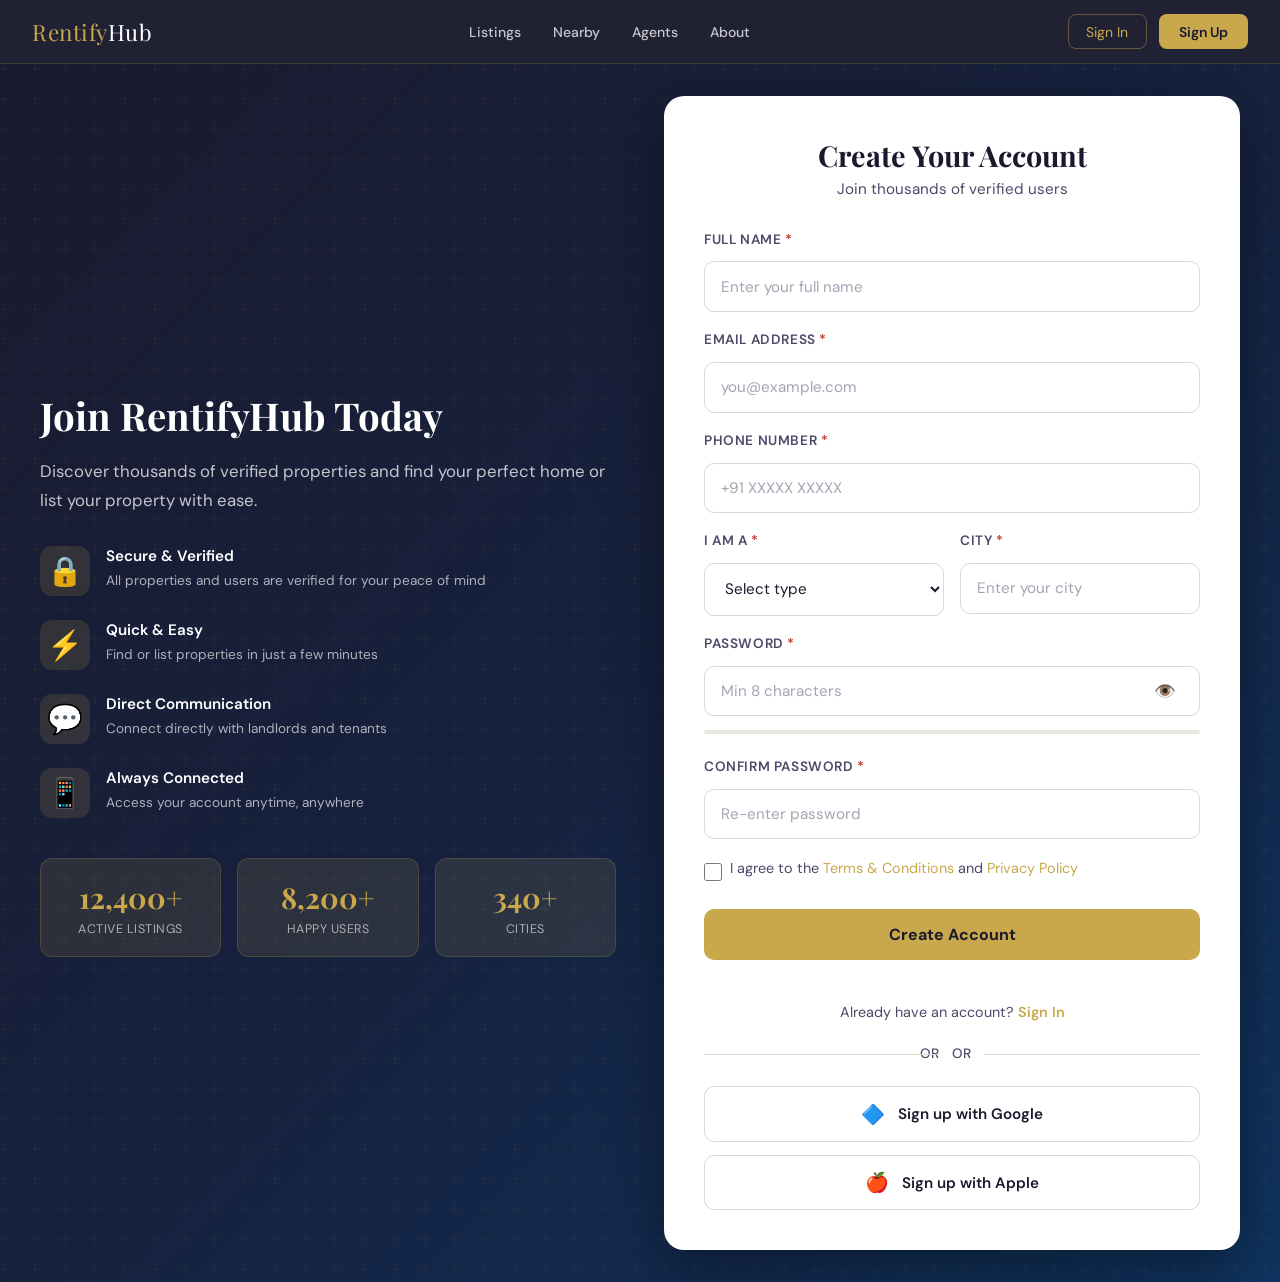
<file: reti/signup.html>
<!DOCTYPE html>
<html lang="en">
<head>
<meta charset="UTF-8">
<meta name="viewport" content="width=device-width, initial-scale=1.0">
<title>Sign Up — RentifyHub</title>
<link href="https://fonts.googleapis.com/css2?family=Playfair+Display:wght@400;600;700&family=DM+Sans:wght@300;400;500;600&display=swap" rel="stylesheet">
<link rel="stylesheet" href="styles.css">
</head>
<body>

 
<nav>
  <div class="nav-logo">Rentify<span>Hub</span></div>
  <ul class="nav-links">
    <li><a href="index.html#listings">Listings</a></li>
    <li><a href="index.html#nearby">Nearby</a></li>
    <li><a href="index.html#agents">Agents</a></li>
    <li><a href="index.html#about">About</a></li>
  </ul>
  <div class="nav-cta">
    <button class="btn-ghost" onclick="window.location.href='login.html'">Sign In</button>
    <button class="btn-primary" onclick="window.location.href='index.html'">List Property</button>
  </div>
</nav>

 
<section class="signup-section">
  <div class="signup-container">
   
    <div class="signup-info">
      <div class="info-content">
        <h2>Join RentifyHub Today</h2>
        <p>Discover thousands of verified properties and find your perfect home or list your property with ease.</p>
        
        <div class="benefits-list">
          <div class="benefit-item">
            <div class="benefit-icon">🔒</div>
            <div>
              <h4>Secure & Verified</h4>
              <p>All properties and users are verified for your peace of mind</p>
            </div>
          </div>
          <div class="benefit-item">
            <div class="benefit-icon">⚡</div>
            <div>
              <h4>Quick & Easy</h4>
              <p>Find or list properties in just a few minutes</p>
            </div>
          </div>
          <div class="benefit-item">
            <div class="benefit-icon">💬</div>
            <div>
              <h4>Direct Communication</h4>
              <p>Connect directly with landlords and tenants</p>
            </div>
          </div>
          <div class="benefit-item">
            <div class="benefit-icon">📱</div>
            <div>
              <h4>Always Connected</h4>
              <p>Access your account anytime, anywhere</p>
            </div>
          </div>
        </div>

        <div class="signup-stats">
          <div class="stat-item">
            <span class="stat-value">12,400+</span>
            <span class="stat-title">Active Listings</span>
          </div>
          <div class="stat-item">
            <span class="stat-value">8,200+</span>
            <span class="stat-title">Happy Users</span>
          </div>
          <div class="stat-item">
            <span class="stat-value">340+</span>
            <span class="stat-title">Cities</span>
          </div>
        </div>
      </div>
    </div>

    
    <div class="signup-form-wrapper">
      <div class="form-header">
        <h3>Create Your Account</h3>
        <p>Join thousands of verified users</p>
      </div>

      <form class="signup-form" id="signupForm">
        <div class="form-group">
          <label for="fullname">Full Name <span class="required">*</span></label>
          <input type="text" id="fullname" name="fullname" placeholder="Enter your full name" required>
          <span class="error-msg" id="error-fullname"></span>
        </div>

        <div class="form-group">
          <label for="email">Email Address <span class="required">*</span></label>
          <input type="email" id="email" name="email" placeholder="you@example.com" required>
          <span class="error-msg" id="error-email"></span>
        </div>

        <div class="form-group">
          <label for="phone">Phone Number <span class="required">*</span></label>
          <input type="tel" id="phone" name="phone" placeholder="+91 XXXXX XXXXX" required>
          <span class="error-msg" id="error-phone"></span>
        </div>

        <div class="form-row">
          <div class="form-group">
            <label for="usertype">I am a <span class="required">*</span></label>
            <select id="usertype" name="usertype" required>
              <option value="">Select type</option>
              <option value="renter">Renter</option>
              <option value="owner">Property Owner</option>
              <option value="agent">Real Estate Agent</option>
            </select>
            <span class="error-msg" id="error-usertype"></span>
          </div>

          <div class="form-group">
            <label for="city">City <span class="required">*</span></label>
            <input type="text" id="city" name="city" placeholder="Enter your city" required>
            <span class="error-msg" id="error-city"></span>
          </div>
        </div>

        <div class="form-group">
          <label for="password">Password <span class="required">*</span></label>
          <div class="password-field">
            <input type="password" id="password" name="password" placeholder="Min 8 characters" required>
            <button type="button" class="toggle-password" onclick="togglePassword()">👁️</button>
          </div>
          <span class="error-msg" id="error-password"></span>
          <div class="password-strength">
            <div class="strength-bar" id="strengthBar"></div>
            <span class="strength-text" id="strengthText"></span>
          </div>
        </div>

        <div class="form-group">
          <label for="confirmpassword">Confirm Password <span class="required">*</span></label>
          <input type="password" id="confirmpassword" name="confirmpassword" placeholder="Re-enter password" required>
          <span class="error-msg" id="error-confirmpassword"></span>
        </div>

        <div class="form-group checkbox">
          <input type="checkbox" id="terms" name="terms" required>
          <label for="terms">I agree to the <a href="#" class="link-gold">Terms & Conditions</a> and <a href="#" class="link-gold">Privacy Policy</a></label>
          <span class="error-msg" id="error-terms"></span>
        </div>

        <button type="submit" class="btn-signup">Create Account</button>

        <div class="signup-footer">
          <p>Already have an account? <a href="login.html" class="link-gold">Sign In</a></p>
        </div>
      </form>

      <div class="divider">OR</div>

      <div class="social-signup">
        <button type="button" class="social-btn google">
          <span>🔷</span> Sign up with Google
        </button>
        <button type="button" class="social-btn apple">
          <span>🍎</span> Sign up with Apple
        </button>
      </div>
    </div>
  </div>
</section>

<script src="nav.js"></script>
<script src="signup.js"></script>

</body>
</html>
</file>
<file: reti/styles.css>
:root {
  --gold: #C9A84C;
  --gold-light: #F0D89A;
  --gold-dark: #8B6914;
  --ink: #1A1A2E;
  --ink2: #2D2D44;
  --slate: #4A4A6A;
  --mist: #F5F4F0;
  --white: #FFFFFF;
  --border: rgba(201,168,76,0.2);
  --shadow: 0 4px 24px rgba(26,26,46,0.10);
  --radius: 16px;
  --green: #2E7D57;
  --red: #C0392B;
}
* { margin:0; padding:0; box-sizing:border-box; }
body { font-family:'DM Sans',sans-serif; background:var(--mist); color:var(--ink); min-height:100vh; }


nav {
  position:sticky; top:0; z-index:100;
  background:rgba(26,26,46,0.97);
  backdrop-filter:blur(12px);
  padding:0 2rem;
  display:flex; align-items:center; justify-content:space-between;
  height:64px;
  border-bottom:1px solid rgba(201,168,76,0.2);
}
.nav-logo { font-family:'Playfair Display',serif; font-size:1.4rem; color:var(--gold); letter-spacing:0.5px; }
.nav-logo span { color:#fff; }
.nav-links { display:flex; gap:2rem; list-style:none; }
.nav-links a { color:rgba(255,255,255,0.75); text-decoration:none; font-size:0.875rem; font-weight:500; transition:color 0.2s; }
.nav-links a:hover { color:var(--gold); }
.nav-cta { display:flex; gap:0.75rem; }
.btn-ghost { padding:0.45rem 1.1rem; border:1px solid rgba(201,168,76,0.4); background:transparent; color:var(--gold); border-radius:8px; font-size:0.875rem; cursor:pointer; transition:all 0.2s; font-family:'DM Sans',sans-serif; }
.btn-ghost:hover { background:rgba(201,168,76,0.1); }
.btn-primary { padding:0.45rem 1.25rem; background:var(--gold); color:var(--ink); border:none; border-radius:8px; font-size:0.875rem; font-weight:600; cursor:pointer; transition:all 0.2s; font-family:'DM Sans',sans-serif; }
.btn-primary:hover { background:var(--gold-light); transform:translateY(-1px); }


.hero {
  background: linear-gradient(135deg, var(--ink) 0%, #16213E 50%, #0F3460 100%);
  padding: 6rem 2rem 5rem;
  text-align:center;
  position:relative;
  overflow:hidden;
}
.hero::before {
  content:'';
  position:absolute; inset:0;
  background:url("data:image/svg+xml,%3Csvg width='60' height='60' viewBox='0 0 60 60' xmlns='http://www.w3.org/2000/svg'%3E%3Cg fill='none' fill-rule='evenodd'%3E%3Cg fill='%23C9A84C' fill-opacity='0.04'%3E%3Cpath d='M36 34v-4h-2v4h-4v2h4v4h2v-4h4v-2h-4zm0-30V0h-2v4h-4v2h4v4h2V6h4V4h-4zM6 34v-4H4v4H0v2h4v4h2v-4h4v-2H6zM6 4V0H4v4H0v2h4v4h2V6h4V4H6z'/%3E%3C/g%3E%3C/g%3E%3C/svg%3E");
  pointer-events:none;
}
.hero-badge { display:inline-block; background:rgba(201,168,76,0.15); border:1px solid rgba(201,168,76,0.3); color:var(--gold); padding:0.35rem 1rem; border-radius:20px; font-size:0.8rem; font-weight:500; margin-bottom:1.5rem; letter-spacing:1px; text-transform:uppercase; }
.hero h1 { font-family:'Playfair Display',serif; font-size:clamp(2.2rem,5vw,3.8rem); color:#fff; line-height:1.15; margin-bottom:1rem; }
.hero h1 em { color:var(--gold); font-style:normal; }
.hero p { color:rgba(255,255,255,0.65); font-size:1.1rem; max-width:560px; margin:0 auto 2.5rem; line-height:1.7; }


.search-box {
  background:#fff;
  border-radius:20px;
  padding:1.5rem;
  max-width:860px;
  margin:0 auto;
  display:grid;
  grid-template-columns:1fr 1fr 1fr auto;
  gap:1rem;
  align-items:end;
  box-shadow:0 20px 60px rgba(0,0,0,0.35);
}
.search-field label { display:block; font-size:0.75rem; font-weight:600; color:var(--slate); text-transform:uppercase; letter-spacing:0.8px; margin-bottom:0.4rem; }
.search-field input, .search-field select {
  width:100%; padding:0.7rem 1rem; border:1.5px solid #E8E6E0; border-radius:10px;
  font-family:'DM Sans',sans-serif; font-size:0.95rem; color:var(--ink); background:#fff;
  transition:border-color 0.2s;
}
.search-field input:focus, .search-field select:focus { outline:none; border-color:var(--gold); }
.search-btn { padding:0.7rem 2rem; background:var(--gold); border:none; border-radius:10px; color:var(--ink); font-weight:700; font-size:0.95rem; cursor:pointer; white-space:nowrap; font-family:'DM Sans',sans-serif; transition:all 0.2s; }
.search-btn:hover { background:var(--gold-dark); color:#fff; transform:translateY(-2px); }


.stats-strip { background:var(--ink); padding:1.5rem 2rem; display:flex; justify-content:center; gap:4rem; }
.stat { text-align:center; }
.stat-num { font-family:'Playfair Display',serif; font-size:1.6rem; color:var(--gold); font-weight:700; }
.stat-label { font-size:0.78rem; color:rgba(255,255,255,0.5); text-transform:uppercase; letter-spacing:0.8px; }


.section { padding:4rem 2rem; max-width:1280px; margin:0 auto; }
.section-header { display:flex; align-items:baseline; justify-content:space-between; margin-bottom:2rem; }
.section-title { font-family:'Playfair Display',serif; font-size:1.9rem; color:var(--ink); }
.section-title span { color:var(--gold); }
.view-all { color:var(--gold); text-decoration:none; font-size:0.875rem; font-weight:600; border-bottom:1px solid var(--gold); padding-bottom:2px; }


.filter-tabs { display:flex; gap:0.5rem; margin-bottom:2rem; flex-wrap:wrap; }
.tab { padding:0.45rem 1.1rem; border:1.5px solid #DDD8CC; background:#fff; border-radius:20px; font-size:0.85rem; cursor:pointer; color:var(--slate); font-family:'DM Sans',sans-serif; font-weight:500; transition:all 0.2s; }
.tab:hover { border-color:var(--gold); color:var(--gold); }
.tab.active { background:var(--gold); border-color:var(--gold); color:var(--ink); font-weight:600; }



.property-grid { display:grid; grid-template-columns:repeat(auto-fill,minmax(300px,1fr)); gap:1.5rem; }
.property-card {
  background:#fff;
  border-radius:var(--radius);
  overflow:hidden;
  box-shadow:var(--shadow);
  transition:transform 0.25s, box-shadow 0.25s;
  cursor:pointer;
  border:1px solid rgba(0,0,0,0.04);
}
.property-card:hover { transform:translateY(-6px); box-shadow:0 12px 40px rgba(26,26,46,0.15); }
.property-img {
  height:200px; position:relative; overflow:hidden;
  background: linear-gradient(135deg, #667eea 0%, #764ba2 100%);
}
.property-img.img1 { background:url('https://images.unsplash.com/photo-1502672260266-1c1ef2d93688?w=600&q=80') center/cover no-repeat; }
.property-img.img2 { background:url('https://images.unsplash.com/photo-1600585154340-be6161a56a0c?w=600&q=80') center/cover no-repeat; }
.property-img.img3 { background:url('https://images.unsplash.com/photo-1522708323590-d24dbb6b0267?w=600&q=80') center/cover no-repeat; }
.property-img.img4 { background:url('https://images.unsplash.com/photo-1560448204-e02f11c3d0e2?w=600&q=80') center/cover no-repeat; }
.property-img.img5 { background:url('https://images.unsplash.com/photo-1613490493576-7fde63acd811?w=600&q=80') center/cover no-repeat; }
.property-img.img6 { background:url('https://images.unsplash.com/photo-1555636222-cae831e670b3?w=600&q=80') center/cover no-repeat; }
.property-img svg { width:100%; height:100%; }
.property-img::after { content:''; position:absolute; inset:0; background:linear-gradient(to bottom, rgba(0,0,0,0.18) 0%, rgba(0,0,0,0.0) 50%); pointer-events:none; }
.property-card:hover .property-img { transform: scale(1.03); transition: transform 0.4s ease; }
.prop-badge { position:absolute; top:12px; left:12px; padding:0.3rem 0.8rem; border-radius:6px; font-size:0.75rem; font-weight:600; }
.badge-rent { background:rgba(46,125,87,0.9); color:#fff; }
.badge-sale { background:rgba(192,57,43,0.9); color:#fff; }
.badge-new { background:rgba(201,168,76,0.95); color:var(--ink); }
.prop-fav { position:absolute; top:12px; right:12px; width:32px; height:32px; background:rgba(255,255,255,0.9); border-radius:50%; display:flex; align-items:center; justify-content:center; cursor:pointer; transition:all 0.2s; font-size:14px; }
.prop-fav:hover { background:#fff; transform:scale(1.1); }
.prop-fav.active { color:#C0392B; }
.prop-body { padding:1.1rem; }
.prop-price { font-family:'Playfair Display',serif; font-size:1.3rem; color:var(--ink); font-weight:700; }
.prop-price span { font-size:0.8rem; color:var(--slate); font-family:'DM Sans',sans-serif; font-weight:400; }
.prop-name { font-size:0.95rem; font-weight:600; margin:0.3rem 0; color:var(--ink2); }
.prop-loc { font-size:0.82rem; color:var(--slate); display:flex; align-items:center; gap:4px; margin-bottom:0.8rem; }
.prop-loc::before { content:'📍'; font-size:11px; }
.prop-meta { display:flex; gap:1rem; border-top:1px solid #F0EDE6; padding-top:0.8rem; }
.prop-meta-item { text-align:center; flex:1; }
.prop-meta-item .val { font-size:0.9rem; font-weight:600; color:var(--ink); }
.prop-meta-item .lbl { font-size:0.7rem; color:var(--slate); text-transform:uppercase; letter-spacing:0.5px; }
.prop-actions { display:flex; gap:0.5rem; margin-top:0.9rem; }
.btn-detail { flex:1; padding:0.55rem; background:var(--ink); color:#fff; border:none; border-radius:8px; font-size:0.82rem; cursor:pointer; font-family:'DM Sans',sans-serif; font-weight:500; transition:background 0.2s; }
.btn-detail:hover { background:var(--ink2); }
.btn-enquire { flex:1; padding:0.55rem; background:transparent; color:var(--gold); border:1.5px solid var(--gold); border-radius:8px; font-size:0.82rem; cursor:pointer; font-family:'DM Sans',sans-serif; font-weight:600; transition:all 0.2s; }
.btn-enquire:hover { background:var(--gold); color:var(--ink); }


.map-section { background:var(--ink); padding:4rem 2rem; }
.map-wrapper { max-width:1280px; margin:0 auto; display:grid; grid-template-columns:1fr 360px; gap:2rem; align-items:start; }
.map-container { background:#1a2a3a; border-radius:var(--radius); overflow:hidden; height:500px; position:relative; border:1px solid rgba(201,168,76,0.15); }
.map-svg { width:100%; height:100%; }
.map-pin { cursor:pointer; transition:transform 0.2s; }
.map-pin:hover { transform:scale(1.3); }
.map-sidebar { }
.map-sidebar .section-title { color:#fff; margin-bottom:1.5rem; }
.nearby-card { background:rgba(255,255,255,0.06); border:1px solid rgba(201,168,76,0.15); border-radius:12px; padding:1rem; margin-bottom:0.8rem; display:flex; gap:1rem; cursor:pointer; transition:background 0.2s; }
.nearby-card:hover { background:rgba(255,255,255,0.1); }
.nearby-thumb { width:70px; height:70px; border-radius:8px; flex-shrink:0; }
.nearby-thumb.t1 { background:url('https://images.unsplash.com/photo-1502672260266-1c1ef2d93688?w=200&q=75') center/cover no-repeat; }
.nearby-thumb.t2 { background:url('https://images.unsplash.com/photo-1600585154340-be6161a56a0c?w=200&q=75') center/cover no-repeat; }
.nearby-thumb.t3 { background:url('https://images.unsplash.com/photo-1613490493576-7fde63acd811?w=200&q=75') center/cover no-repeat; }
.nearby-info .price { color:var(--gold); font-weight:700; font-size:1rem; }
.nearby-info .name { color:#fff; font-size:0.85rem; margin:0.2rem 0; }
.nearby-info .dist { color:rgba(255,255,255,0.45); font-size:0.75rem; }
.dist-badge { background:rgba(201,168,76,0.15); color:var(--gold); padding:0.15rem 0.5rem; border-radius:4px; font-size:0.7rem; font-weight:600; }

 
.features-section { background:#fff; padding:4rem 2rem; }
.features-grid { max-width:1280px; margin:0 auto; display:grid; grid-template-columns:repeat(auto-fill,minmax(220px,1fr)); gap:1.5rem; }
.feature-card { text-align:center; padding:2rem 1.5rem; background:var(--mist); border-radius:var(--radius); border:1px solid rgba(0,0,0,0.04); transition:all 0.25s; }
.feature-card:hover { background:#fff; box-shadow:var(--shadow); transform:translateY(-4px); }
.feature-icon { font-size:2rem; margin-bottom:1rem; }
.feature-title { font-weight:700; font-size:1rem; margin-bottom:0.5rem; color:var(--ink); }
.feature-desc { font-size:0.82rem; color:var(--slate); line-height:1.6; }


.modal-overlay { display:none; position:fixed; inset:0; background:rgba(0,0,0,0.75); z-index:1000; align-items:center; justify-content:center; padding:1rem; }
.modal-overlay.open { display:flex; }
.modal { background:#fff; border-radius:20px; max-width:700px; width:100%; max-height:90vh; overflow-y:auto; }
.modal-header { background:var(--ink); padding:1.5rem 2rem; display:flex; justify-content:space-between; align-items:center; border-radius:20px 20px 0 0; }
.modal-title { font-family:'Playfair Display',serif; color:#fff; font-size:1.3rem; }
.modal-close { color:rgba(255,255,255,0.6); font-size:1.5rem; cursor:pointer; background:none; border:none; line-height:1; }
.modal-close:hover { color:#fff; }
.modal-body { padding:2rem; }
.modal-img { width:100%; height:220px; border-radius:12px; margin-bottom:1.5rem; }
.modal-img.m1 { background:url('https://images.unsplash.com/photo-1502672260266-1c1ef2d93688?w=800&q=85') center/cover no-repeat; }
.modal-img.m2 { background:url('https://images.unsplash.com/photo-1600585154340-be6161a56a0c?w=800&q=85') center/cover no-repeat; }
.modal-img.m3 { background:url('https://images.unsplash.com/photo-1522708323590-d24dbb6b0267?w=800&q=85') center/cover no-repeat; }
.modal-img.m4 { background:url('https://images.unsplash.com/photo-1560448204-e02f11c3d0e2?w=800&q=85') center/cover no-repeat; }
.modal-img.m5 { background:url('https://images.unsplash.com/photo-1613490493576-7fde63acd811?w=800&q=85') center/cover no-repeat; }
.modal-img.m6 { background:url('https://images.unsplash.com/photo-1555636222-cae831e670b3?w=800&q=85') center/cover no-repeat; }
.modal-price { font-family:'Playfair Display',serif; font-size:2rem; color:var(--ink); margin-bottom:0.25rem; }
.modal-addr { color:var(--slate); font-size:0.9rem; margin-bottom:1.5rem; display:flex; gap:4px; align-items:center; }
.modal-specs { display:grid; grid-template-columns:repeat(4,1fr); gap:1rem; margin-bottom:1.5rem; }
.modal-spec { background:var(--mist); padding:0.8rem; border-radius:10px; text-align:center; }
.modal-spec .sv { font-size:1.1rem; font-weight:700; color:var(--ink); }
.modal-spec .sl { font-size:0.7rem; color:var(--slate); text-transform:uppercase; letter-spacing:0.5px; margin-top:2px; }
.modal-amenities { margin-bottom:1.5rem; }
.modal-amenities h4 { font-weight:700; margin-bottom:0.8rem; color:var(--ink); }
.amenity-tags { display:flex; gap:0.5rem; flex-wrap:wrap; }
.amenity-tag { background:rgba(201,168,76,0.1); border:1px solid rgba(201,168,76,0.25); color:var(--gold-dark); padding:0.3rem 0.8rem; border-radius:6px; font-size:0.8rem; }
.modal-desc { margin-bottom:1.5rem; }
.modal-desc h4 { font-weight:700; margin-bottom:0.5rem; color:var(--ink); }
.modal-desc p { color:var(--slate); font-size:0.9rem; line-height:1.7; }

 
.enquiry-form { background:var(--mist); border-radius:12px; padding:1.5rem; }
.enquiry-form h4 { font-family:'Playfair Display',serif; font-size:1.1rem; margin-bottom:1.2rem; color:var(--ink); }
.form-grid { display:grid; grid-template-columns:1fr 1fr; gap:1rem; }
.form-group { display:flex; flex-direction:column; gap:0.35rem; }
.form-group.full { grid-column:1/-1; }
.form-group label { font-size:0.78rem; font-weight:600; color:var(--slate); text-transform:uppercase; letter-spacing:0.6px; }
.form-group input, .form-group select, .form-group textarea {
  padding:0.7rem 0.9rem; border:1.5px solid #DDD8CC; border-radius:8px;
  font-family:'DM Sans',sans-serif; font-size:0.9rem; background:#fff; color:var(--ink);
  transition:border-color 0.2s;
}
.form-group input:focus, .form-group select:focus, .form-group textarea:focus { outline:none; border-color:var(--gold); }
.form-group textarea { resize:vertical; min-height:80px; }
.form-submit { width:100%; padding:0.9rem; background:var(--gold); border:none; border-radius:10px; font-size:0.95rem; font-weight:700; color:var(--ink); cursor:pointer; font-family:'DM Sans',sans-serif; margin-top:1rem; transition:all 0.2s; }
.form-submit:hover { background:var(--gold-dark); color:#fff; }
.success-msg { display:none; background:rgba(46,125,87,0.1); border:1px solid rgba(46,125,87,0.3); color:var(--green); border-radius:8px; padding:0.8rem; text-align:center; font-size:0.9rem; margin-top:0.8rem; }

 
.agents-section { background:var(--mist); padding:4rem 2rem; }
.agents-grid { max-width:1280px; margin:0 auto; display:grid; grid-template-columns:repeat(auto-fill,minmax(200px,1fr)); gap:1.5rem; }
.agent-card { background:#fff; border-radius:var(--radius); padding:1.5rem; text-align:center; box-shadow:var(--shadow); }
.agent-avatar { width:70px; height:70px; border-radius:50%; background:var(--gold); margin:0 auto 1rem; display:flex; align-items:center; justify-content:center; font-family:'Playfair Display',serif; font-size:1.5rem; color:var(--ink); font-weight:700; }
.agent-name { font-weight:700; font-size:1rem; margin-bottom:0.2rem; }
.agent-role { font-size:0.78rem; color:var(--slate); margin-bottom:0.8rem; }
.agent-stats { display:flex; gap:1rem; justify-content:center; font-size:0.78rem; color:var(--slate); }
.agent-stats span { display:flex; align-items:center; gap:3px; }
.stars { color:var(--gold); font-size:0.8rem; }

 
.testimonials { background:var(--ink); padding:4rem 2rem; }
.testi-grid { max-width:1280px; margin:0 auto; display:grid; grid-template-columns:repeat(auto-fill,minmax(280px,1fr)); gap:1.5rem; }
.testi-card { background:rgba(255,255,255,0.06); border:1px solid rgba(201,168,76,0.12); border-radius:var(--radius); padding:1.5rem; }
.testi-stars { color:var(--gold); font-size:0.9rem; margin-bottom:0.8rem; }
.testi-text { color:rgba(255,255,255,0.75); font-size:0.9rem; line-height:1.7; margin-bottom:1.2rem; }
.testi-author { display:flex; align-items:center; gap:0.8rem; }
.testi-avatar { width:38px; height:38px; border-radius:50%; background:rgba(201,168,76,0.2); display:flex; align-items:center; justify-content:center; color:var(--gold); font-weight:700; font-size:0.85rem; }
.testi-name { color:#fff; font-weight:600; font-size:0.85rem; }
.testi-sub { color:rgba(255,255,255,0.4); font-size:0.75rem; }

 
.newsletter { background:var(--gold); padding:3.5rem 2rem; text-align:center; }
.newsletter h2 { font-family:'Playfair Display',serif; font-size:2rem; color:var(--ink); margin-bottom:0.5rem; }
.newsletter p { color:rgba(26,26,46,0.65); margin-bottom:1.5rem; }
.newsletter-form { display:flex; gap:0.75rem; max-width:440px; margin:0 auto; }
.newsletter-form input { flex:1; padding:0.75rem 1rem; border-radius:10px; border:none; font-family:'DM Sans',sans-serif; font-size:0.95rem; }
.newsletter-form button { padding:0.75rem 1.5rem; background:var(--ink); color:#fff; border:none; border-radius:10px; font-weight:700; cursor:pointer; font-family:'DM Sans',sans-serif; white-space:nowrap; transition:background 0.2s; }
.newsletter-form button:hover { background:var(--ink2); }

 
footer { background:var(--ink); color:rgba(255,255,255,0.5); padding:3rem 2rem 1.5rem; }
.footer-grid { max-width:1280px; margin:0 auto; display:grid; grid-template-columns:2fr 1fr 1fr 1fr; gap:2rem; margin-bottom:2rem; }
.footer-brand .nav-logo { display:block; margin-bottom:0.8rem; font-size:1.5rem; }
.footer-desc { font-size:0.85rem; line-height:1.7; max-width:260px; }
.footer-col h5 { color:#fff; font-weight:700; font-size:0.85rem; text-transform:uppercase; letter-spacing:1px; margin-bottom:1rem; }
.footer-col ul { list-style:none; }
.footer-col ul li { margin-bottom:0.6rem; }
.footer-col ul li a { color:rgba(255,255,255,0.5); text-decoration:none; font-size:0.85rem; transition:color 0.2s; }
.footer-col ul li a:hover { color:var(--gold); }
.footer-bottom { border-top:1px solid rgba(255,255,255,0.08); padding-top:1.5rem; text-align:center; font-size:0.8rem; }

 
.toast { position:fixed; bottom:2rem; right:2rem; background:var(--green); color:#fff; padding:0.8rem 1.5rem; border-radius:10px; font-size:0.9rem; font-weight:500; z-index:2000; transform:translateY(100px); opacity:0; transition:all 0.3s; box-shadow:0 8px 24px rgba(0,0,0,0.2); }
.toast.show { transform:translateY(0); opacity:1; }

 
.signup-section { background:linear-gradient(135deg, var(--ink) 0%, #16213E 50%, #0F3460 100%); min-height:100vh; padding:2rem; display:flex; align-items:center; justify-content:center; position:relative; overflow:hidden; }
.signup-section::before { content:''; position:absolute; inset:0; background:url("data:image/svg+xml,%3Csvg width='60' height='60' viewBox='0 0 60 60' xmlns='http://www.w3.org/2000/svg'%3E%3Cg fill='none' fill-rule='evenodd'%3E%3Cg fill='%23C9A84C' fill-opacity='0.04'%3E%3Cpath d='M36 34v-4h-2v4h-4v2h4v4h2v-4h4v-2h-4zm0-30V0h-2v4h-4v2h4v4h2V6h4V4h-4zM6 34v-4H4v4H0v2h4v4h2v-4h4v-2H6zM6 4V0H4v4H0v2h4v4h2V6h4V4H6z'/%3E%3C/g%3E%3C/g%3E%3C/svg%3E"); pointer-events:none; }
.signup-container { display:grid; grid-template-columns:1fr 1fr; gap:3rem; max-width:1200px; width:100%; position:relative; z-index:1; }
.signup-info { color:#fff; display:flex; flex-direction:column; justify-content:center; }
.info-content h2 { font-family:'Playfair Display',serif; font-size:2.4rem; margin-bottom:1rem; }
.info-content > p { font-size:1.05rem; color:rgba(255,255,255,0.75); margin-bottom:2rem; line-height:1.7; }

 
.benefits-list { margin-bottom:2.5rem; }
.benefit-item { display:flex; gap:1rem; margin-bottom:1.5rem; }
.benefit-icon { font-size:1.8rem; min-width:50px; height:50px; background:rgba(201,168,76,0.15); border-radius:12px; display:flex; align-items:center; justify-content:center; }
.benefit-item h4 { color:#fff; font-size:0.95rem; font-weight:600; margin-bottom:0.3rem; }
.benefit-item p { color:rgba(255,255,255,0.65); font-size:0.85rem; line-height:1.5; }

 
.signup-stats { display:grid; grid-template-columns:repeat(3,1fr); gap:1rem; }
.stat-item { background:rgba(201,168,76,0.12); border:1px solid rgba(201,168,76,0.2); border-radius:12px; padding:1.2rem; text-align:center; }
.stat-value { display:block; font-family:'Playfair Display',serif; font-size:1.8rem; color:var(--gold); font-weight:700; margin-bottom:0.3rem; }
.stat-title { display:block; font-size:0.78rem; color:rgba(255,255,255,0.6); text-transform:uppercase; letter-spacing:0.5px; }

 
.signup-form-wrapper { background:#fff; border-radius:20px; padding:2.5rem; box-shadow:0 20px 60px rgba(0,0,0,0.4); }
.form-header { margin-bottom:2rem; text-align:center; }
.form-header h3 { font-family:'Playfair Display',serif; font-size:1.8rem; color:var(--ink); margin-bottom:0.3rem; }
.form-header p { color:var(--slate); font-size:0.95rem; }

 
.signup-form { display:flex; flex-direction:column; gap:1.2rem; }
.form-group { display:flex; flex-direction:column; }
.form-group label { font-size:0.85rem; font-weight:600; color:var(--slate); text-transform:uppercase; letter-spacing:0.6px; margin-bottom:0.5rem; }
.required { color:var(--red); }
.form-group input, .form-group select { padding:0.9rem 1rem; border:1.5px solid #DDD8CC; border-radius:10px; font-family:'DM Sans',sans-serif; font-size:0.95rem; color:var(--ink); background:#fff; transition:border-color 0.2s, box-shadow 0.2s; }
.form-group input:focus, .form-group select:focus { outline:none; border-color:var(--gold); box-shadow:0 0 0 3px rgba(201,168,76,0.1); }
.form-group input::placeholder { color:rgba(74,74,106,0.5); }
.error-msg { font-size:0.78rem; color:var(--red); margin-top:0.3rem; display:none; }
.error-msg.show { display:block; }

 
.form-row { display:grid; grid-template-columns:1fr 1fr; gap:1rem; }
 
.password-field { position:relative; display:flex; align-items:center; }
.password-field input { flex:1; padding:0.9rem 1rem; }
.toggle-password { position:absolute; right:1rem; background:none; border:none; font-size:1.1rem; cursor:pointer; padding:0.5rem; }

 
.password-strength { margin-top:0.5rem; }
.strength-bar { height:4px; background:#E8E6E0; border-radius:2px; overflow:hidden; margin-bottom:0.3rem; }
.strength-bar-fill { height:100%; border-radius:2px; width:0%; transition:width 0.2s, background-color 0.2s; }
.strength-text { font-size:0.75rem; color:var(--slate); }

 
.form-group.checkbox { flex-direction:row; align-items:flex-start; gap:0.5rem; }
.form-group.checkbox input { width:18px; height:18px; margin-top:0.3rem; cursor:pointer; }
.form-group.checkbox label { text-transform:none; letter-spacing:normal; margin-bottom:0; font-weight:400; font-size:0.9rem; }
.link-gold { color:var(--gold); text-decoration:none; }
.link-gold:hover { text-decoration:underline; }

 
.btn-signup { padding:0.95rem 2rem; background:var(--gold); border:none; border-radius:10px; font-size:1rem; font-weight:700; color:var(--ink); cursor:pointer; font-family:'DM Sans',sans-serif; transition:all 0.3s; margin-top:0.5rem; }
.btn-signup:hover { background:var(--gold-light); transform:translateY(-2px); }
.btn-signup:active { transform:translateY(0); }
.btn-signup:disabled { opacity:0.6; cursor:not-allowed; transform:none; }
 
.signup-footer { text-align:center; margin-top:1.5rem; font-size:0.9rem; color:var(--slate); }
.signup-footer a { color:var(--gold); text-decoration:none; font-weight:600; }

 
.divider { text-align:center; margin:1.5rem 0; color:var(--slate); font-size:0.85rem; font-weight:500; position:relative; }
.divider::before { content:''; position:absolute; left:0; top:50%; width:100%; height:1px; background:#DDD8CC; }
.divider { position:relative; display:inline-block; width:100%; }
.divider::after { content:'OR'; position:relative; z-index:1; background:#fff; padding:0 0.8rem; }

 
.social-signup { display:flex; flex-direction:column; gap:0.8rem; }
.social-btn { padding:0.9rem; border:1.5px solid #DDD8CC; background:#fff; border-radius:10px; font-size:0.95rem; font-weight:600; cursor:pointer; font-family:'DM Sans',sans-serif; color:var(--ink); transition:all 0.2s; display:flex; align-items:center; justify-content:center; gap:0.8rem; }
.social-btn:hover { border-color:var(--gold); background:rgba(201,168,76,0.05); }
.social-btn span { font-size:1.2rem; }

 
.login-section { background:linear-gradient(135deg, var(--ink) 0%, #16213E 50%, #0F3460 100%); min-height:100vh; padding:2rem; display:flex; align-items:center; justify-content:center; position:relative; overflow:hidden; }
.login-section::before { content:''; position:absolute; inset:0; background:url("data:image/svg+xml,%3Csvg width='60' height='60' viewBox='0 0 60 60' xmlns='http://www.w3.org/2000/svg'%3E%3Cg fill='none' fill-rule='evenodd'%3E%3Cg fill='%23C9A84C' fill-opacity='0.04'%3E%3Cpath d='M36 34v-4h-2v4h-4v2h4v4h2v-4h4v-2h-4zm0-30V0h-2v4h-4v2h4v4h2V6h4V4h-4zM6 34v-4H4v4H0v2h4v4h2v-4h4v-2H6zM6 4V0H4v4H0v2h4v4h2V6h4V4H6z'/%3E%3C/g%3E%3C/g%3E%3C/svg%3E"); pointer-events:none; }
.login-container { display:grid; grid-template-columns:1fr 1fr; gap:3rem; max-width:1200px; width:100%; position:relative; z-index:1; }
.login-info { color:#fff; display:flex; flex-direction:column; justify-content:center; }
.info-content h2 { font-family:'Playfair Display',serif; font-size:2.4rem; margin-bottom:1rem; }
.info-content > p { font-size:1.05rem; color:rgba(255,255,255,0.75); margin-bottom:2rem; line-height:1.7; }

 
.login-features { margin-bottom:2.5rem; }
.feature-item { display:flex; gap:1rem; margin-bottom:1.5rem; }
.feature-icon { font-size:1.8rem; min-width:50px; height:50px; background:rgba(201,168,76,0.15); border-radius:12px; display:flex; align-items:center; justify-content:center; }
.feature-item h4 { color:#fff; font-size:0.95rem; font-weight:600; margin-bottom:0.3rem; }
.feature-item p { color:rgba(255,255,255,0.65); font-size:0.85rem; line-height:1.5; }

 
.login-quote { background:rgba(201,168,76,0.12); border-left:3px solid var(--gold); border-radius:8px; padding:1.5rem; margin-top:1.5rem; }
.login-quote p:first-child { color:rgba(255,255,255,0.8); font-size:0.95rem; line-height:1.7; font-style:italic; margin-bottom:0.8rem; }
.quote-author { color:rgba(255,255,255,0.6); font-size:0.85rem; margin:0; }

 
.login-form-wrapper { background:#fff; border-radius:20px; padding:2.5rem; box-shadow:0 20px 60px rgba(0,0,0,0.4); }
.login-form-wrapper .form-header { margin-bottom:2rem; text-align:center; }
.login-form-wrapper .form-header h3 { font-family:'Playfair Display',serif; font-size:1.8rem; color:var(--ink); margin-bottom:0.3rem; }
.login-form-wrapper .form-header p { color:var(--slate); font-size:0.95rem; }

 
.login-form { display:flex; flex-direction:column; gap:1.2rem; }
.login-form .form-group { display:flex; flex-direction:column; }
.login-form .form-group label { font-size:0.85rem; font-weight:600; color:var(--slate); text-transform:uppercase; letter-spacing:0.6px; margin-bottom:0.5rem; }
.login-form .form-group input { padding:0.9rem 1rem; border:1.5px solid #DDD8CC; border-radius:10px; font-family:'DM Sans',sans-serif; font-size:0.95rem; color:var(--ink); background:#fff; transition:border-color 0.2s, box-shadow 0.2s; }
.login-form .form-group input:focus { outline:none; border-color:var(--gold); box-shadow:0 0 0 3px rgba(201,168,76,0.1); }
.login-form .form-group input::placeholder { color:rgba(74,74,106,0.5); }
.login-form .error-msg { font-size:0.78rem; color:var(--red); margin-top:0.3rem; display:none; }
.login-form .error-msg.show { display:block; }

 
.remember-forgot { flex-direction:row; align-items:center; justify-content:space-between; gap:1rem; margin-top:0.5rem; margin-bottom:0.5rem; }
.remember-me { display:flex; align-items:center; gap:0.5rem; cursor:pointer; font-size:0.9rem; color:var(--slate); font-weight:500; text-transform:none; letter-spacing:normal; }
.remember-me input { width:16px; height:16px; cursor:pointer; accent-color:var(--gold); }
.forgot-link { color:var(--gold); text-decoration:none; font-size:0.9rem; font-weight:600; }
.forgot-link:hover { text-decoration:underline; }
 
.btn-login { padding:0.95rem 2rem; background:var(--gold); border:none; border-radius:10px; font-size:1rem; font-weight:700; color:var(--ink); cursor:pointer; font-family:'DM Sans',sans-serif; transition:all 0.3s; margin-top:0.5rem; }
.btn-login:hover { background:var(--gold-light); transform:translateY(-2px); }
.btn-login:active { transform:translateY(0); }
.btn-login:disabled { opacity:0.6; cursor:not-allowed; transform:none; }

 
.login-footer { text-align:center; margin-top:1.5rem; font-size:0.9rem; color:var(--slate); }
.login-footer a { color:var(--gold); text-decoration:none; font-weight:600; }

 
.security-info { text-align:center; font-size:0.85rem; color:var(--slate); margin-top:1rem; padding:0.8rem; background:rgba(46,125,87,0.08); border-radius:8px; }
.security-info p { margin:0; }
 
.login-promo { background:var(--mist); padding:3rem 2rem; text-align:center; }
.promo-card { background:#fff; border-radius:var(--radius); padding:2.5rem; max-width:400px; margin:0 auto; box-shadow:var(--shadow); }
.promo-icon { font-size:2.5rem; margin-bottom:1rem; }
.promo-card h4 { font-family:'Playfair Display',serif; font-size:1.3rem; color:var(--ink); margin-bottom:0.5rem; }
.promo-card p { color:var(--slate); font-size:0.95rem; margin-bottom:1.5rem; line-height:1.6; }
.promo-card .btn-primary { width:100%; }

 
.nav-user-menu { position:relative; }
.btn-user-profile { display:flex; align-items:center; gap:0.6rem; padding:0.4rem 0.8rem; border:1px solid rgba(201,168,76,0.4); background:transparent; border-radius:8px; color:var(--gold); font-size:0.85rem; font-weight:600; cursor:pointer; transition:all 0.2s; font-family:'DM Sans',sans-serif; }
.btn-user-profile:hover { background:rgba(201,168,76,0.1); }
.user-avatar { width:28px; height:28px; border-radius:50%; background:var(--gold); color:var(--ink); display:flex; align-items:center; justify-content:center; font-weight:700; font-size:0.9rem; }
.user-name { display:none; }
.dropdown-arrow { font-size:0.7rem; }
.user-dropdown { position:absolute; top:100%; right:0; background:#fff; border-radius:10px; box-shadow:0 8px 24px rgba(0,0,0,0.15); min-width:180px; margin-top:0.5rem; overflow:hidden; opacity:0; visibility:hidden; transform:translateY(-10px); transition:all 0.2s; z-index:100; }
.user-dropdown.show { opacity:1; visibility:visible; transform:translateY(0); }
.dropdown-item { display:block; width:100%; text-align:left; padding:0.7rem 1rem; color:var(--ink); text-decoration:none; font-size:0.85rem; border:none; background:none; cursor:pointer; transition:background 0.2s; font-family:'DM Sans',sans-serif; }
.dropdown-item:hover { background:rgba(201,168,76,0.08); }
.dropdown-item.logout { color:var(--red); font-weight:600; }
.user-dropdown hr { margin:0.3rem 0; border:none; border-top:1px solid #E8E6E0; }

 
.profile-section { background:var(--mist); min-height:100vh; padding:2rem; }
.profile-container { max-width:1200px; margin:0 auto; display:grid; grid-template-columns:240px 1fr; gap:2rem; }
.profile-sidebar { background:#fff; border-radius:var(--radius); padding:1.5rem 0; height:fit-content; position:sticky; top:80px; }
.profile-menu { display:flex; flex-direction:column; gap:0.5rem; }
.menu-item { width:100%; padding:0.8rem 1.2rem; border:none; background:transparent; color:var(--slate); text-align:left; cursor:pointer; border-left:3px solid transparent; transition:all 0.2s; font-family:'DM Sans',sans-serif; font-size:0.9rem; font-weight:500; }
.menu-item:hover { background:rgba(201,168,76,0.08); color:var(--gold); }
.menu-item.active { background:rgba(201,168,76,0.1); border-left-color:var(--gold); color:var(--gold); }
.menu-item.logout { color:var(--red); }
.menu-icon { margin-right:0.5rem; font-size:1rem; }

 
.profile-content { }
.profile-header { margin-bottom:1.5rem; }
.profile-header h2 { font-family:'Playfair Display',serif; font-size:1.8rem; color:var(--ink); }
.tab-content { display:none; }
.tab-content.active { display:block; }
 
.profile-card { background:#fff; border-radius:var(--radius); padding:2rem; box-shadow:var(--shadow); }
.profile-top { display:flex; gap:2rem; margin-bottom:2rem; align-items:flex-start; }
.avatar-section { text-align:center; }
.avatar { width:100px; height:100px; border-radius:50%; background:linear-gradient(135deg, var(--gold), var(--gold-light)); display:flex; align-items:center; justify-content:center; font-size:2rem; color:var(--ink); font-weight:700; font-family:'Playfair Display',serif; margin-bottom:0.8rem; }
.btn-change-avatar { padding:0.4rem 0.8rem; background:transparent; border:1px solid #DDD8CC; border-radius:6px; font-size:0.8rem; cursor:pointer; color:var(--slate); transition:all 0.2s; font-family:'DM Sans',sans-serif; }
.btn-change-avatar:hover { border-color:var(--gold); color:var(--gold); }

.profile-basic { flex:1; }
.profile-basic h3 { font-family:'Playfair Display',serif; font-size:1.6rem; color:var(--ink); margin-bottom:0.3rem; }
.user-type { background:rgba(201,168,76,0.15); color:var(--gold-dark); padding:0.2rem 0.6rem; border-radius:4px; display:inline-block; font-size:0.75rem; font-weight:600; margin-bottom:0.5rem; }
.user-city { color:var(--slate); font-size:0.9rem; }
.join-date { color:rgba(74,74,106,0.6); font-size:0.85rem; }

 
.profile-stats { display:grid; grid-template-columns:repeat(3,1fr); gap:1rem; margin-bottom:2rem; padding-bottom:2rem; border-bottom:1px solid #E8E6E0; }
.profile-stats .stat { text-align:center; }
.profile-stats .stat-value { display:block; font-family:'Playfair Display',serif; font-size:1.5rem; color:var(--gold); font-weight:700; margin-bottom:0.2rem; }
.profile-stats .stat-label { display:block; font-size:0.8rem; color:var(--slate); text-transform:uppercase; letter-spacing:0.5px; }

 
.profile-details { margin-bottom:2rem; }
.profile-details h4 { font-weight:700; color:var(--ink); margin-bottom:1rem; }
.detail-row { display:grid; grid-template-columns:120px 1fr; gap:1rem; padding:0.8rem 0; border-bottom:1px solid #F0EDE6; }
.detail-row:last-child { border-bottom:none; }
.detail-row .label { color:var(--slate); font-weight:600; font-size:0.9rem; }
.detail-row .value { color:var(--ink); }

.btn-edit-profile { padding:0.7rem 1.5rem; background:var(--gold); border:none; border-radius:8px; color:var(--ink); font-weight:600; cursor:pointer; font-family:'DM Sans',sans-serif; transition:all 0.2s; }
.btn-edit-profile:hover { background:var(--gold-light); }

 
.profile-form { max-width:600px; }
.profile-form .form-group { display:flex; flex-direction:column; gap:0.4rem; margin-bottom:1.5rem; }
.profile-form .form-group label { font-size:0.85rem; font-weight:600; color:var(--slate); text-transform:uppercase; letter-spacing:0.6px; }
.profile-form .form-group input, .profile-form .form-group select { padding:0.8rem; border:1px solid #DDD8CC; border-radius:8px; font-family:'DM Sans',sans-serif; font-size:0.95rem; color:var(--ink); transition:border-color 0.2s; }
.profile-form .form-group input:focus, .profile-form .form-group select:focus { outline:none; border-color:var(--gold); }
.profile-form .form-group textarea { padding:0.8rem; border:1px solid #DDD8CC; border-radius:8px; font-family:'DM Sans',sans-serif; font-size:0.95rem; color:var(--ink); resize:vertical; }
.profile-form .error-msg { font-size:0.78rem; color:var(--red); display:none; }
.profile-form .error-msg.show { display:block; }

.form-row { display:grid; grid-template-columns:1fr 1fr; gap:1rem; }

.form-actions { display:flex; gap:1rem; margin-top:2rem; }
.btn-save { padding:0.8rem 1.5rem; background:var(--gold); border:none; border-radius:8px; color:var(--ink); font-weight:600; cursor:pointer; font-family:'DM Sans',sans-serif; transition:all 0.2s; }
.btn-save:hover { background:var(--gold-light); }
.btn-cancel { padding:0.8rem 1.5rem; background:transparent; border:1px solid #DDD8CC; border-radius:8px; color:var(--slate); font-weight:600; cursor:pointer; font-family:'DM Sans',sans-serif; transition:all 0.2s; }
.btn-cancel:hover { border-color:var(--gold); color:var(--gold); }

 
.empty-state { text-align:center; padding:3rem 2rem; background:#fff; border-radius:var(--radius); }
.empty-icon { font-size:3rem; display:block; margin-bottom:1rem; }
.empty-state h4 { font-family:'Playfair Display',serif; font-size:1.3rem; color:var(--ink); margin-bottom:0.5rem; }
.empty-state p { color:var(--slate); margin-bottom:1.5rem; }

 
.settings-card { background:#f9f8f6; border-radius:12px; padding:1.5rem; margin-bottom:1.5rem; }
.settings-card h4 { font-weight:700; color:var(--ink); margin-bottom:1rem; }
.setting-item { display:flex; justify-content:space-between; align-items:center; padding:1rem 0; border-bottom:1px solid #EBE8E0; }
.setting-item:last-child { border-bottom:none; }
.setting-label { flex:1; }
.setting-label .label { display:block; font-weight:600; color:var(--ink); margin-bottom:0.2rem; }
.setting-label p { font-size:0.85rem; color:var(--slate); margin:0; }

 
.toggle-switch { position:relative; display:inline-block; width:50px; height:26px; }
.toggle-switch input { opacity:0; width:0; height:0; }
.slider { position:absolute; cursor:pointer; top:0; left:0; right:0; bottom:0; background-color:#ccc; transition:.2s; border-radius:26px; }
.slider:before { position:absolute; content:""; height:20px; width:20px; left:3px; bottom:3px; background-color:white; transition:.2s; border-radius:50%; }
input:checked + .slider { background-color:var(--green); }
input:checked + .slider:before { transform:translateX(24px); }

.btn-change-password, .btn-enable-2fa { padding:0.5rem 1rem; background:var(--gold); border:none; border-radius:6px; color:var(--ink); font-weight:600; font-size:0.85rem; cursor:pointer; font-family:'DM Sans',sans-serif; transition:all 0.2s; }
.btn-change-password:hover, .btn-enable-2fa:hover { background:var(--gold-light); }

.btn-login:disabled { opacity:0.6; cursor:not-allowed; transform:none; }

 
.login-footer { text-align:center; margin-top:1.5rem; font-size:0.9rem; color:var(--slate); }
.login-footer a { color:var(--gold); text-decoration:none; font-weight:600; }

 
.security-info { text-align:center; font-size:0.85rem; color:var(--slate); margin-top:1rem; padding:0.8rem; background:rgba(46,125,87,0.08); border-radius:8px; }
.security-info p { margin:0; }

 
.login-promo { background:var(--mist); padding:3rem 2rem; text-align:center; }
.promo-card { background:#fff; border-radius:var(--radius); padding:2.5rem; max-width:400px; margin:0 auto; box-shadow:var(--shadow); }
.promo-icon { font-size:2.5rem; margin-bottom:1rem; }
.promo-card h4 { font-family:'Playfair Display',serif; font-size:1.3rem; color:var(--ink); margin-bottom:0.5rem; }
.promo-card p { color:var(--slate); font-size:0.95rem; margin-bottom:1.5rem; line-height:1.6; }
.promo-card .btn-primary { width:100%; }

 
@media (max-width:768px) {
  .search-box { grid-template-columns:1fr; }
  .stats-strip { gap:2rem; flex-wrap:wrap; }
  .map-wrapper { grid-template-columns:1fr; }
  .footer-grid { grid-template-columns:1fr 1fr; }
  .modal-specs { grid-template-columns:repeat(2,1fr); }
  .form-grid { grid-template-columns:1fr; }
  nav { padding:0 1rem; }
  .nav-links { display:none; }
  .signup-container { grid-template-columns:1fr; gap:2rem; }
  .signup-form-wrapper { padding:1.5rem; }
  .form-row { grid-template-columns:1fr; }
  .signup-stats { grid-template-columns:1fr; }
  .login-container { grid-template-columns:1fr; gap:2rem; }
  .login-form-wrapper { padding:1.5rem; }
  .remember-forgot { flex-direction:column; align-items:flex-start; }
  .profile-container { grid-template-columns:1fr; gap:1rem; }
  .profile-sidebar { position:static; padding:1rem 0; }
  .profile-menu { flex-direction:row; flex-wrap:wrap; }
  .menu-item { flex:1 1 45%; padding:0.6rem 0.8rem; min-width:150px; }
  .profile-top { flex-direction:column; align-items:center; gap:1.5rem; }
  .profile-stats { grid-template-columns:repeat(2,1fr); gap:0.8rem; padding-bottom:1rem; }
  .form-row { grid-template-columns:1fr; }
  .detail-row { grid-template-columns:80px 1fr; }
  .btn-user-profile .user-name { display:inline; }
  .user-avatar { width:24px; height:24px; font-size:0.8rem; }
}


.fade-in { opacity:0; transform:translateY(20px); transition:opacity 0.5s, transform 0.5s; }
.fade-in.visible { opacity:1; transform:translateY(0); }
</file>
